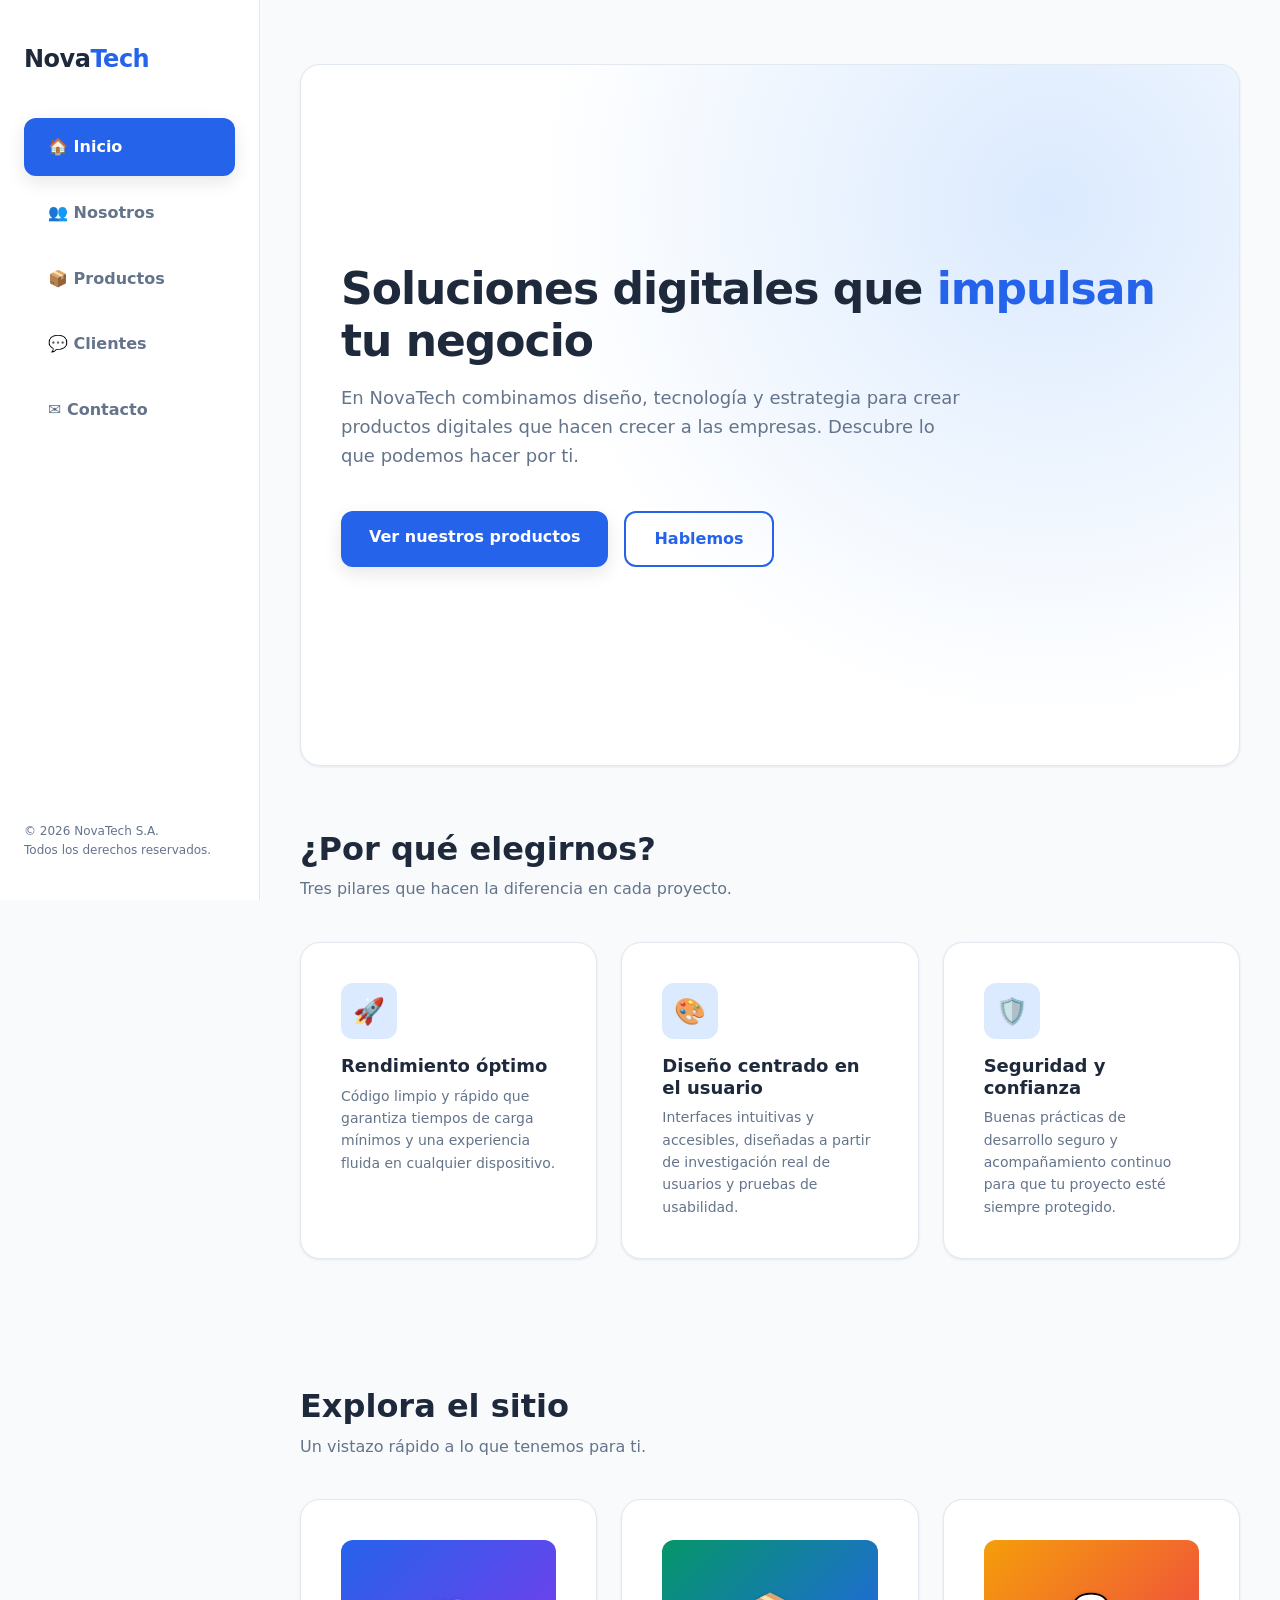
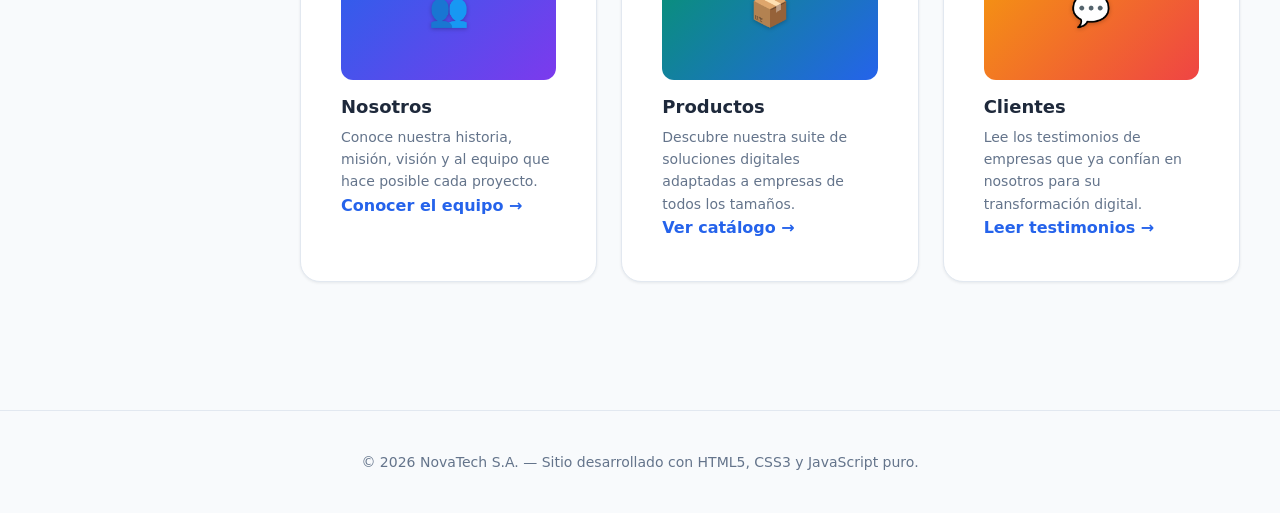
<file: Acitividad 11-14-2026/sitio-web-novatech/sitio-web/index.html>
<!DOCTYPE html>
<html lang="es">
<head>
  <meta charset="UTF-8">
  <meta name="viewport" content="width=device-width, initial-scale=1.0">
  <meta name="description" content="Soluciones digitales que impulsan tu negocio. NovaTech: desarrollo web, diseño UX y productos digitales.">
  <title>Inicio — NovaTech</title>
  <link rel="stylesheet" href="css/styles.css">
</head>
<body>

    <a class="skip-link" href="#main">Saltar al contenido principal</a>

    <!-- Botón hamburguesa (solo móvil/tablet) -->
    <button class="nav-toggle" id="navToggle" aria-label="Abrir menú de navegación" aria-expanded="false" aria-controls="sidebar">
      <span class="nav-toggle__bar"></span>
      <span class="nav-toggle__bar"></span>
      <span class="nav-toggle__bar"></span>
    </button>

    <!-- Overlay para cerrar el menú al hacer clic fuera -->
    <div class="nav-overlay" id="navOverlay" aria-hidden="true"></div>

    <!-- Sidebar fijo con navegación -->
    <aside class="sidebar" id="sidebar" aria-label="Navegación principal">
      <a class="sidebar__logo" href="index.html">Nova<span>Tech</span></a>
      <nav class="sidebar__nav">
        <a class="sidebar__link" href="index.html">🏠 Inicio</a>
        <a class="sidebar__link" href="nosotros.html">👥 Nosotros</a>
        <a class="sidebar__link" href="productos.html">📦 Productos</a>
        <a class="sidebar__link" href="clientes.html">💬 Clientes</a>
        <a class="sidebar__link" href="contacto.html">✉️ Contacto</a>
      </nav>
      <p class="sidebar__footer">© 2026 NovaTech S.A.<br>Todos los derechos reservados.</p>
    </aside>


  <!-- Contenido principal de la página -->
  <main class="content" id="main">
    <!-- HERO -->
    <section class="hero reveal">
      <h1 class="hero__title">Soluciones digitales que <span>impulsan</span> tu negocio</h1>
      <p class="hero__subtitle">
        En NovaTech combinamos diseño, tecnología y estrategia para crear productos
        digitales que hacen crecer a las empresas. Descubre lo que podemos hacer por ti.
      </p>
      <div class="hero__actions">
        <a class="btn btn--primary" href="productos.html">Ver nuestros productos</a>
        <a class="btn btn--ghost" href="contacto.html">Hablemos</a>
      </div>
    </section>

    <!-- 3 TARJETAS DE VALOR -->
    <section class="section" aria-labelledby="valor-title">
      <h2 class="section__title reveal" id="valor-title">¿Por qué elegirnos?</h2>
      <p class="section__subtitle reveal">Tres pilares que hacen la diferencia en cada proyecto.</p>
      <div class="value-grid">
        <article class="card reveal">
          <div class="card__icon" aria-hidden="true">🚀</div>
          <h3 class="card__title">Rendimiento óptimo</h3>
          <p class="card__text">Código limpio y rápido que garantiza tiempos de carga mínimos y una experiencia fluida en cualquier dispositivo.</p>
        </article>
        <article class="card reveal reveal--d1">
          <div class="card__icon" aria-hidden="true">🎨</div>
          <h3 class="card__title">Diseño centrado en el usuario</h3>
          <p class="card__text">Interfaces intuitivas y accesibles, diseñadas a partir de investigación real de usuarios y pruebas de usabilidad.</p>
        </article>
        <article class="card reveal reveal--d2">
          <div class="card__icon" aria-hidden="true">🛡️</div>
          <h3 class="card__title">Seguridad y confianza</h3>
          <p class="card__text">Buenas prácticas de desarrollo seguro y acompañamiento continuo para que tu proyecto esté siempre protegido.</p>
        </article>
      </div>
    </section>

    <!-- PREVIEW DE SECCIONES -->
    <section class="section" aria-labelledby="preview-title">
      <h2 class="section__title reveal" id="preview-title">Explora el sitio</h2>
      <p class="section__subtitle reveal">Un vistazo rápido a lo que tenemos para ti.</p>
      <div class="preview-grid">
        <article class="card preview-card reveal">
          <div class="ph ph--a" aria-hidden="true">👥</div>
          <h3 class="card__title">Nosotros</h3>
          <p class="card__text">Conoce nuestra historia, misión, visión y al equipo que hace posible cada proyecto.</p>
          <a class="preview-card__link" href="nosotros.html">Conocer el equipo →</a>
        </article>
        <article class="card preview-card reveal reveal--d1">
          <div class="ph ph--b" aria-hidden="true">📦</div>
          <h3 class="card__title">Productos</h3>
          <p class="card__text">Descubre nuestra suite de soluciones digitales adaptadas a empresas de todos los tamaños.</p>
          <a class="preview-card__link" href="productos.html">Ver catálogo →</a>
        </article>
        <article class="card preview-card reveal reveal--d2">
          <div class="ph ph--c" aria-hidden="true">💬</div>
          <h3 class="card__title">Clientes</h3>
          <p class="card__text">Lee los testimonios de empresas que ya confían en nosotros para su transformación digital.</p>
          <a class="preview-card__link" href="clientes.html">Leer testimonios →</a>
        </article>
      </div>
    </section>
  </main>

  <footer class="footer">
    <p>© 2026 NovaTech S.A. — Sitio desarrollado con HTML5, CSS3 y JavaScript puro.</p>
  </footer>

  <script src="js/main.js" defer></script>
</body>
</html>
</file>
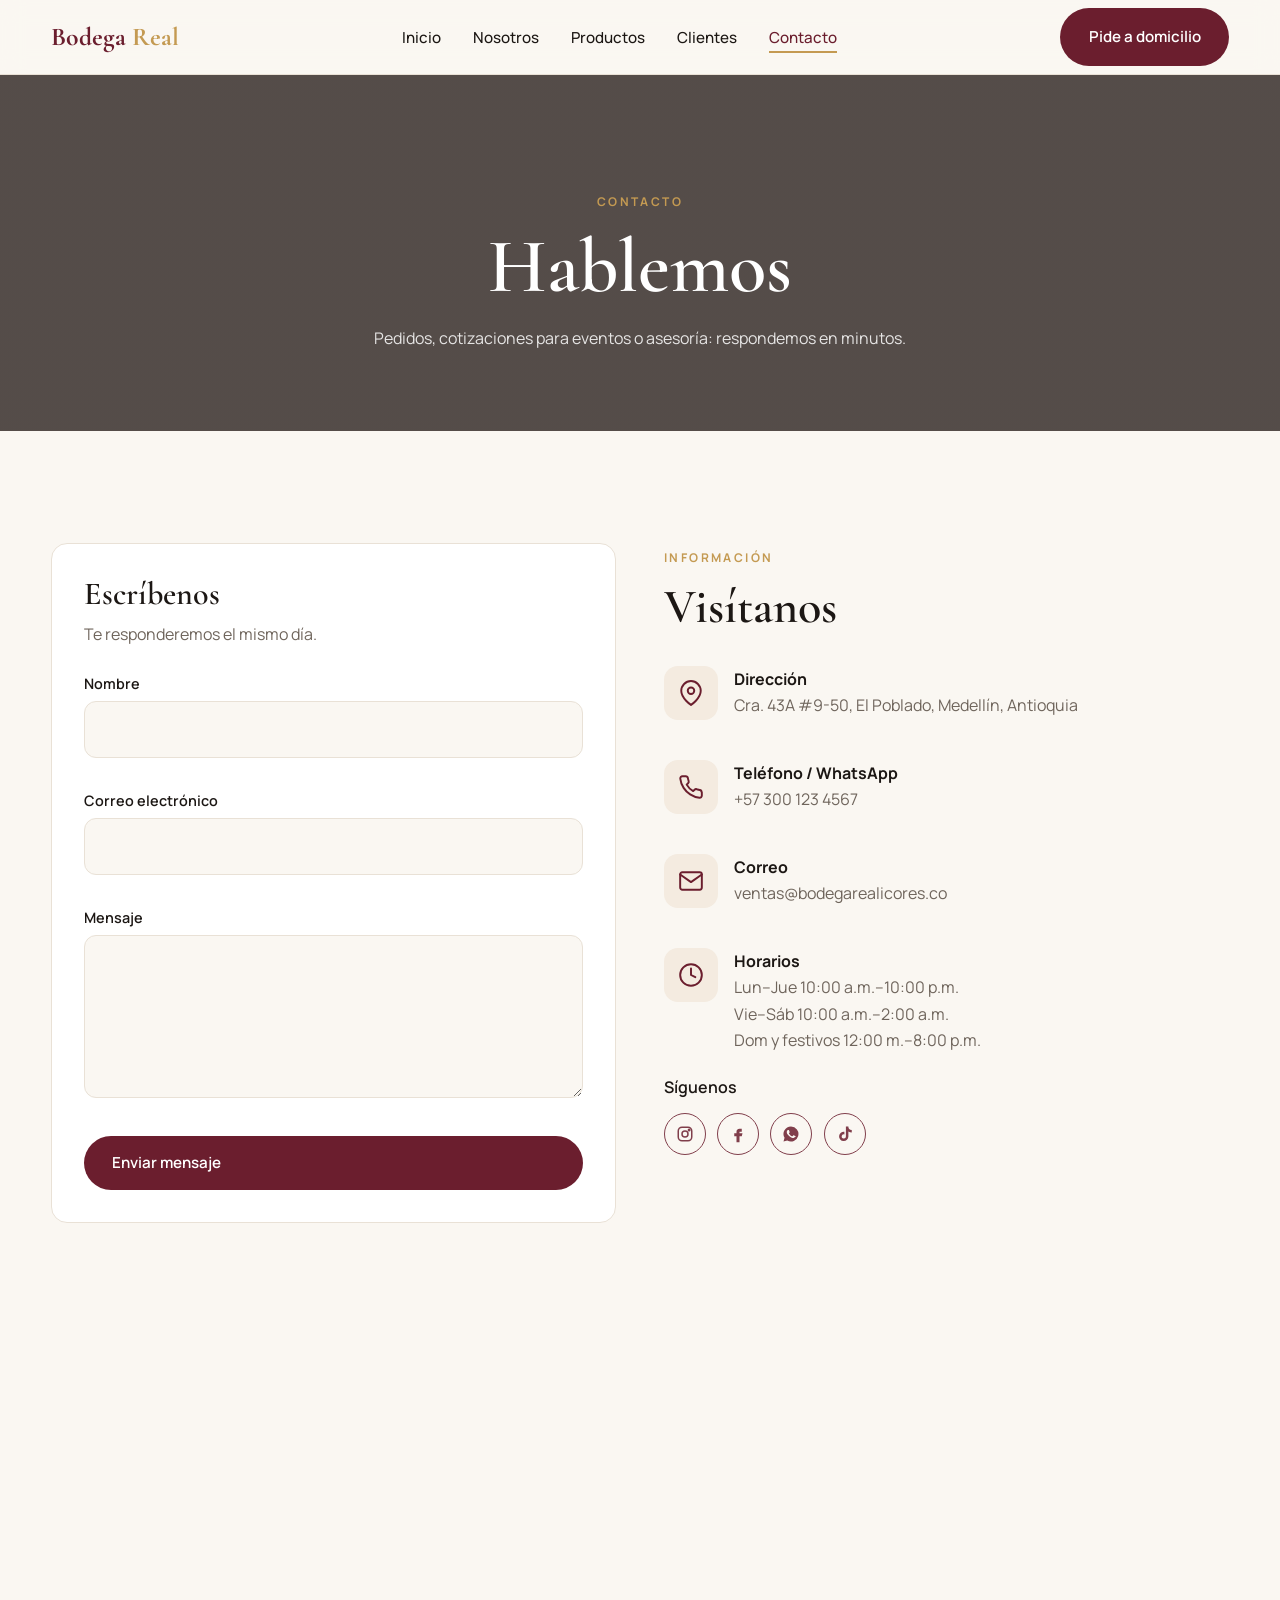
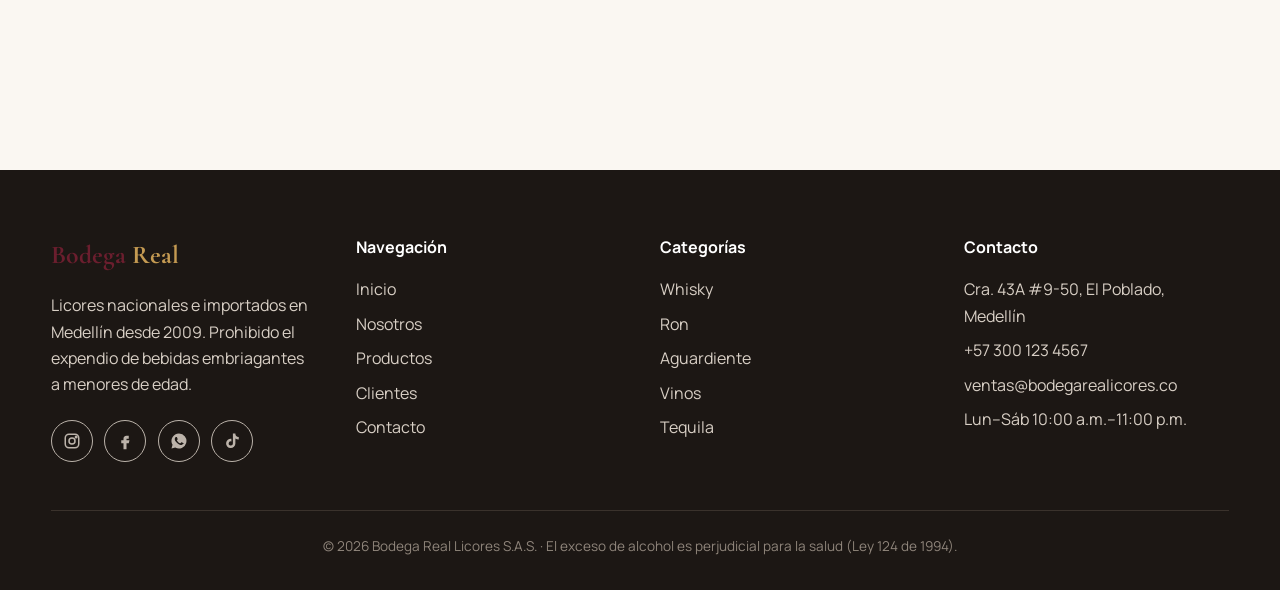
<file: Acitividad 11-14-2026/bodega-real-licores/licores/contacto.html>
<!DOCTYPE html>
<html lang="es-CO">
<head>
<meta charset="UTF-8"><meta name="viewport" content="width=device-width, initial-scale=1.0">
<title>Contacto | Bodega Real Licores Medellín</title>
<meta name="description" content="Dirección, teléfono, horarios y formulario de contacto de Bodega Real en El Poblado, Medellín.">
<meta property="og:title" content="Contacto | Bodega Real Licores Medellín"><meta property="og:description" content="Dirección, teléfono, horarios y formulario de contacto de Bodega Real en El Poblado, Medellín."><meta property="og:type" content="website">
<link rel="preconnect" href="https://fonts.googleapis.com"><link rel="preconnect" href="https://fonts.gstatic.com" crossorigin>
<link href="https://fonts.googleapis.com/css2?family=Cormorant+Garamond:wght@500;600;700&family=Manrope:wght@400;500;600;700&display=swap" rel="stylesheet">
<link rel="stylesheet" href="css/styles.css">
</head>
<body>
<header class="nav"><nav class="container" aria-label="Principal">
<a href="index.html" class="logo">Bodega <span>Real</span></a>
<ul class="menu"><li><a href="index.html">Inicio</a></li><li><a href="nosotros.html">Nosotros</a></li><li><a href="productos.html">Productos</a></li><li><a href="clientes.html">Clientes</a></li><li><a href="contacto.html" class="active" aria-current="page">Contacto</a></li></ul>
<a href="contacto.html" class="btn btn-primary nav-cta">Pide a domicilio</a>
<button class="burger" aria-label="Abrir menú" aria-expanded="false"><span></span><span></span><span></span></button>
</nav></header>
<main>
<section class="page-hero" style="--img:url('https://images.unsplash.com/photo-1470337458703-46ad1756a187?auto=format&fit=crop&w=1600&q=75')"><div class="container"><span class="eyebrow">Contacto</span><h1>Hablemos</h1><p>Pedidos, cotizaciones para eventos o asesoría: respondemos en minutos.</p></div></section>
<section class="section"><div class="container split" style="align-items:start">
<div class="card reveal"><h2 style="font-size:2rem">Escríbenos</h2><p style="margin-bottom:1.5rem">Te responderemos el mismo día.</p>
<form id="contact-form" novalidate><div><label for="nombre">Nombre</label><input id="nombre" name="nombre" maxlength="100" autocomplete="name" required><p class="err" data-err="nombre"></p></div>
<div><label for="email">Correo electrónico</label><input id="email" name="email" type="email" maxlength="255" autocomplete="email" required><p class="err" data-err="email"></p></div>
<div><label for="mensaje">Mensaje</label><textarea id="mensaje" name="mensaje" rows="5" maxlength="1000" required></textarea><p class="err" data-err="mensaje"></p></div>
<button class="btn btn-primary" type="submit">Enviar mensaje</button><p class="ok" role="status">¡Gracias! Abrimos tu correo para completar el envío.</p></form></div>
<div class="reveal"><span class="eyebrow">Información</span><h2>Visítanos</h2><ul class="info" style="margin-top:2rem">
<li><div class="icon"><svg viewBox="0 0 24 24" fill="none" stroke="currentColor" stroke-width="1.8" stroke-linecap="round" stroke-linejoin="round"><path d="M21 10c0 7-9 13-9 13S3 17 3 10a9 9 0 0 1 18 0z"/><circle cx="12" cy="10" r="3"/></svg></div><div><strong>Dirección</strong><span>Cra. 43A #9-50, El Poblado, Medellín, Antioquia</span></div></li>
<li><div class="icon"><svg viewBox="0 0 24 24" fill="none" stroke="currentColor" stroke-width="1.8" stroke-linecap="round" stroke-linejoin="round"><path d="M22 16.9v3a2 2 0 0 1-2.2 2 19.8 19.8 0 0 1-8.6-3.1 19.5 19.5 0 0 1-6-6A19.8 19.8 0 0 1 2.1 4.2 2 2 0 0 1 4.1 2h3a2 2 0 0 1 2 1.7c.1.9.4 1.8.7 2.7a2 2 0 0 1-.5 2.1L8 9.8a16 16 0 0 0 6 6l1.3-1.3a2 2 0 0 1 2.1-.4c.9.3 1.8.6 2.7.7a2 2 0 0 1 1.7 2z"/></svg></div><div><strong>Teléfono / WhatsApp</strong><span><a href="tel:+573001234567">+57 300 123 4567</a></span></div></li>
<li><div class="icon"><svg viewBox="0 0 24 24" fill="none" stroke="currentColor" stroke-width="1.8" stroke-linecap="round" stroke-linejoin="round"><rect x="2" y="4" width="20" height="16" rx="2"/><path d="m22 6-10 7L2 6"/></svg></div><div><strong>Correo</strong><span><a href="mailto:ventas@bodegarealicores.co">ventas@bodegarealicores.co</a></span></div></li>
<li><div class="icon"><svg viewBox="0 0 24 24" fill="none" stroke="currentColor" stroke-width="1.8" stroke-linecap="round" stroke-linejoin="round"><circle cx="12" cy="12" r="10"/><path d="M12 6v6l4 2"/></svg></div><div><strong>Horarios</strong><span>Lun–Jue 10:00 a.m.–10:00 p.m.<br>Vie–Sáb 10:00 a.m.–2:00 a.m.<br>Dom y festivos 12:00 m.–8:00 p.m.</span></div></li></ul>
<p style="font-weight:600;margin-bottom:.8rem">Síguenos</p><div style="color:var(--wine)"><div class="social"><a href="https://instagram.com" aria-label="Instagram" target="_blank" rel="noopener"><svg viewBox="0 0 24 24" fill="none" stroke="currentColor" stroke-width="2"><rect x="3" y="3" width="18" height="18" rx="5"/><circle cx="12" cy="12" r="4"/><circle cx="17.5" cy="6.5" r="1" fill="currentColor"/></svg></a><a href="https://facebook.com" aria-label="Facebook" target="_blank" rel="noopener"><svg viewBox="0 0 24 24" fill="currentColor"><path d="M14 9h3V5h-3c-2.8 0-4 1.8-4 4v2H7v4h3v8h4v-8h3l1-4h-4V9.5c0-.3.2-.5.5-.5z"/></svg></a><a href="https://wa.me/573001234567" aria-label="WhatsApp" target="_blank" rel="noopener"><svg viewBox="0 0 24 24" fill="currentColor"><path d="M12 2a10 10 0 0 0-8.6 15.1L2 22l5-1.3A10 10 0 1 0 12 2zm5.3 14.1c-.2.6-1.3 1.2-1.8 1.2-.5.1-1 .2-3.3-.7-2.8-1.1-4.5-4-4.7-4.2-.1-.2-1.1-1.5-1.1-2.9s.7-2.1 1-2.4c.3-.3.6-.3.8-.3h.6c.2 0 .4 0 .6.5l.8 2c.1.2.1.4 0 .5l-.4.6-.4.4c-.1.2-.3.3-.1.6.2.3.8 1.3 1.7 2.1 1.2 1 2.1 1.3 2.4 1.5.3.1.5.1.6-.1l.9-1c.2-.3.4-.2.7-.1l1.9.9c.3.1.5.2.5.3.1.2.1.7-.1 1.1z"/></svg></a><a href="https://tiktok.com" aria-label="TikTok" target="_blank" rel="noopener"><svg viewBox="0 0 24 24" fill="currentColor"><path d="M16.5 2h-3.3v13.2a2.8 2.8 0 1 1-2-2.7V9.1a6.2 6.2 0 1 0 5.3 6.1V8.6a7.9 7.9 0 0 0 4.5 1.4V6.7a4.6 4.6 0 0 1-4.5-4.7z"/></svg></a></div></div></div></div>
<iframe class="map reveal" title="Mapa de ubicación Bodega Real" loading="lazy" src="https://www.google.com/maps?q=Carrera+43A+9-50+El+Poblado+Medellin&output=embed"></iframe></div></section>
</main>
<footer><div class="container">
<div class="grid">
<div><a href="index.html" class="logo">Bodega <span>Real</span></a><p style="margin:1rem 0 1.4rem">Licores nacionales e importados en Medellín desde 2009. Prohibido el expendio de bebidas embriagantes a menores de edad.</p><div class="social"><a href="https://instagram.com" aria-label="Instagram" target="_blank" rel="noopener"><svg viewBox="0 0 24 24" fill="none" stroke="currentColor" stroke-width="2"><rect x="3" y="3" width="18" height="18" rx="5"/><circle cx="12" cy="12" r="4"/><circle cx="17.5" cy="6.5" r="1" fill="currentColor"/></svg></a><a href="https://facebook.com" aria-label="Facebook" target="_blank" rel="noopener"><svg viewBox="0 0 24 24" fill="currentColor"><path d="M14 9h3V5h-3c-2.8 0-4 1.8-4 4v2H7v4h3v8h4v-8h3l1-4h-4V9.5c0-.3.2-.5.5-.5z"/></svg></a><a href="https://wa.me/573001234567" aria-label="WhatsApp" target="_blank" rel="noopener"><svg viewBox="0 0 24 24" fill="currentColor"><path d="M12 2a10 10 0 0 0-8.6 15.1L2 22l5-1.3A10 10 0 1 0 12 2zm5.3 14.1c-.2.6-1.3 1.2-1.8 1.2-.5.1-1 .2-3.3-.7-2.8-1.1-4.5-4-4.7-4.2-.1-.2-1.1-1.5-1.1-2.9s.7-2.1 1-2.4c.3-.3.6-.3.8-.3h.6c.2 0 .4 0 .6.5l.8 2c.1.2.1.4 0 .5l-.4.6-.4.4c-.1.2-.3.3-.1.6.2.3.8 1.3 1.7 2.1 1.2 1 2.1 1.3 2.4 1.5.3.1.5.1.6-.1l.9-1c.2-.3.4-.2.7-.1l1.9.9c.3.1.5.2.5.3.1.2.1.7-.1 1.1z"/></svg></a><a href="https://tiktok.com" aria-label="TikTok" target="_blank" rel="noopener"><svg viewBox="0 0 24 24" fill="currentColor"><path d="M16.5 2h-3.3v13.2a2.8 2.8 0 1 1-2-2.7V9.1a6.2 6.2 0 1 0 5.3 6.1V8.6a7.9 7.9 0 0 0 4.5 1.4V6.7a4.6 4.6 0 0 1-4.5-4.7z"/></svg></a></div></div>
<div><h4>Navegación</h4><ul><li><a href="index.html">Inicio</a></li><li><a href="nosotros.html">Nosotros</a></li><li><a href="productos.html">Productos</a></li><li><a href="clientes.html">Clientes</a></li><li><a href="contacto.html">Contacto</a></li></ul></div>
<div><h4>Categorías</h4><ul><li><a href="productos.html">Whisky</a></li><li><a href="productos.html">Ron</a></li><li><a href="productos.html">Aguardiente</a></li><li><a href="productos.html">Vinos</a></li><li><a href="productos.html">Tequila</a></li></ul></div>
<div><h4>Contacto</h4><ul><li>Cra. 43A #9-50, El Poblado, Medellín</li><li><a href="tel:+573001234567">+57 300 123 4567</a></li><li><a href="mailto:ventas@bodegarealicores.co">ventas@bodegarealicores.co</a></li><li>Lun–Sáb 10:00 a.m.–11:00 p.m.</li></ul></div>
</div>
<p class="copy">© <span id="year"></span> Bodega Real Licores S.A.S. · El exceso de alcohol es perjudicial para la salud (Ley 124 de 1994).</p>
</div></footer>
<script src="js/main.js"></script>
</body>
</html>
</file>
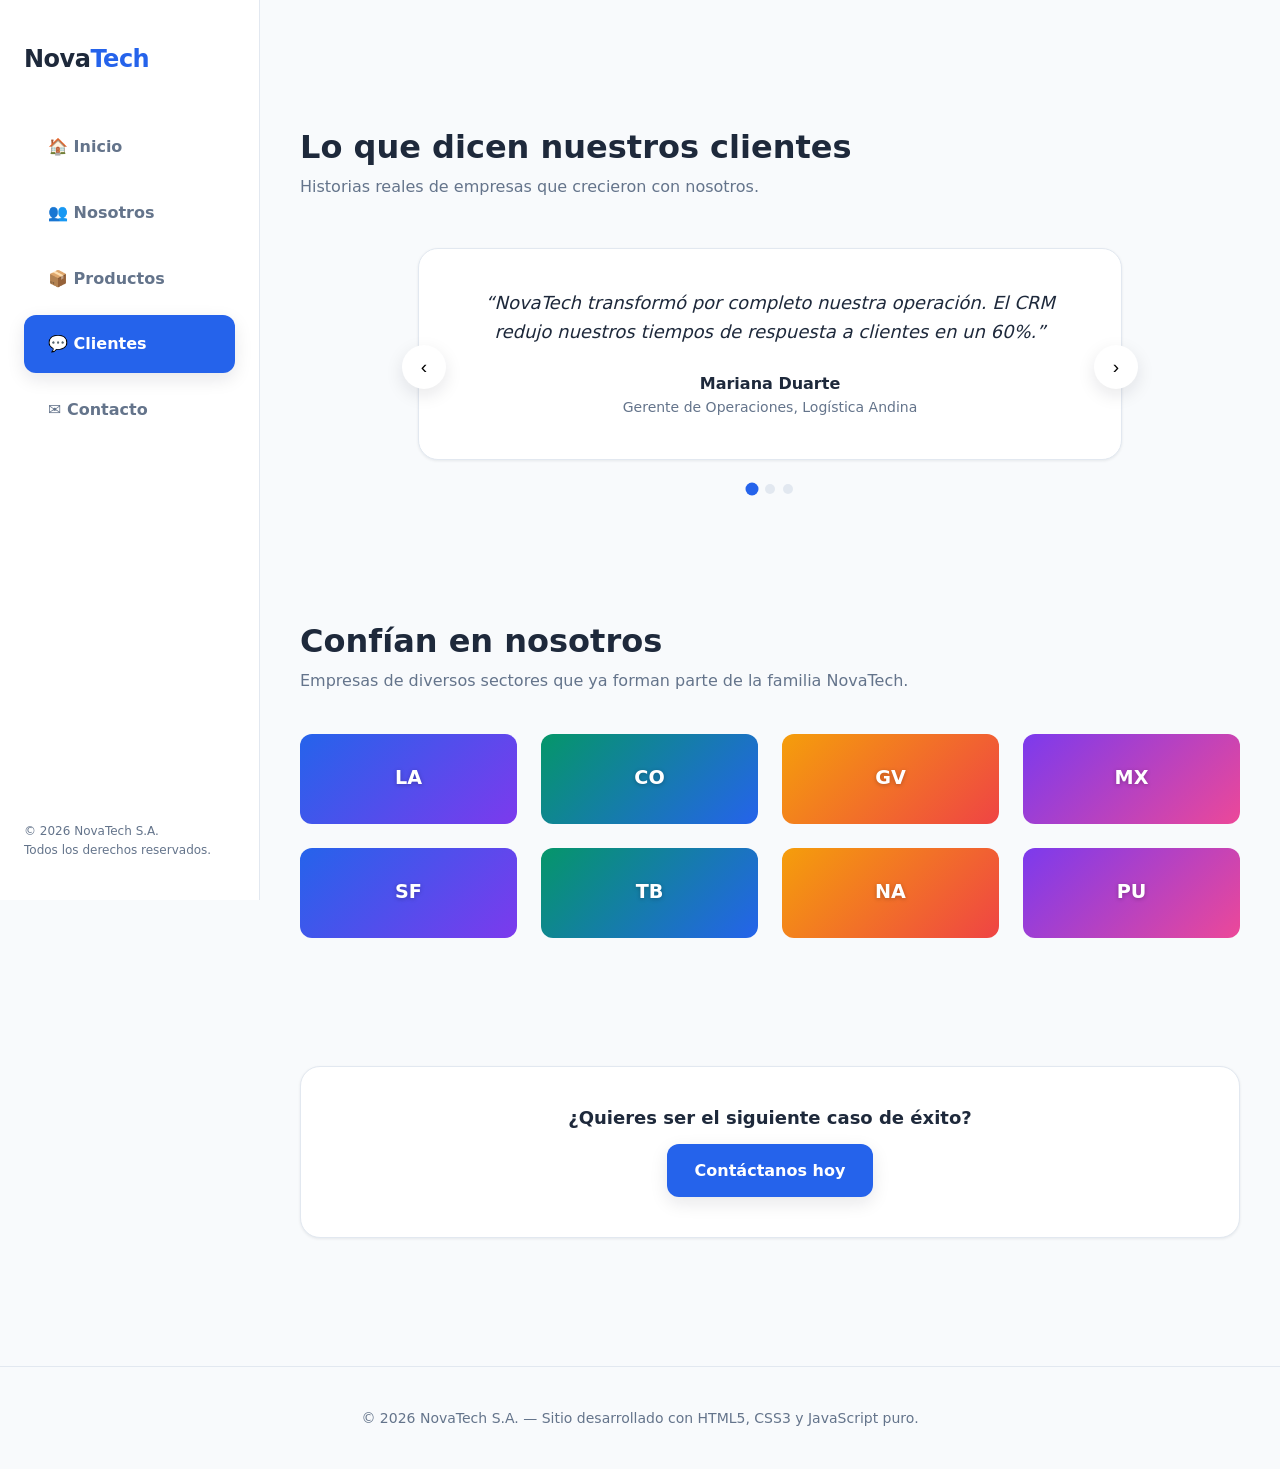
<file: Acitividad 11-14-2026/sitio-web-novatech/sitio-web/clientes.html>
<!DOCTYPE html>
<html lang="es">
<head>
  <meta charset="UTF-8">
  <meta name="viewport" content="width=device-width, initial-scale=1.0">
  <meta name="description" content="Testimonios y clientes de NovaTech: casos de éxito en transformación digital.">
  <title>Clientes — NovaTech</title>
  <link rel="stylesheet" href="css/styles.css">
</head>
<body>

    <a class="skip-link" href="#main">Saltar al contenido principal</a>

    <!-- Botón hamburguesa (solo móvil/tablet) -->
    <button class="nav-toggle" id="navToggle" aria-label="Abrir menú de navegación" aria-expanded="false" aria-controls="sidebar">
      <span class="nav-toggle__bar"></span>
      <span class="nav-toggle__bar"></span>
      <span class="nav-toggle__bar"></span>
    </button>

    <!-- Overlay para cerrar el menú al hacer clic fuera -->
    <div class="nav-overlay" id="navOverlay" aria-hidden="true"></div>

    <!-- Sidebar fijo con navegación -->
    <aside class="sidebar" id="sidebar" aria-label="Navegación principal">
      <a class="sidebar__logo" href="index.html">Nova<span>Tech</span></a>
      <nav class="sidebar__nav">
        <a class="sidebar__link" href="index.html">🏠 Inicio</a>
        <a class="sidebar__link" href="nosotros.html">👥 Nosotros</a>
        <a class="sidebar__link" href="productos.html">📦 Productos</a>
        <a class="sidebar__link" href="clientes.html">💬 Clientes</a>
        <a class="sidebar__link" href="contacto.html">✉️ Contacto</a>
      </nav>
      <p class="sidebar__footer">© 2026 NovaTech S.A.<br>Todos los derechos reservados.</p>
    </aside>


  <!-- Contenido principal de la página -->
  <main class="content" id="main">
    <!-- TESTIMONIOS: CARRUSEL -->
    <section class="section" aria-labelledby="testimonios-title">
      <h2 class="section__title reveal" id="testimonios-title">Lo que dicen nuestros clientes</h2>
      <p class="section__subtitle reveal">Historias reales de empresas que crecieron con nosotros.</p>

      <div class="carousel reveal" id="carousel" role="region" aria-roledescription="carrusel" aria-label="Testimonios de clientes">
        <div class="carousel__viewport">
          <div class="carousel__track">
          <div class="carousel__slide">
            <article class="card testimonial">
              <p class="testimonial__quote">“NovaTech transformó por completo nuestra operación. El CRM redujo nuestros tiempos de respuesta a clientes en un 60%.”</p>
              <p class="testimonial__author">Mariana Duarte</p>
              <p class="testimonial__company">Gerente de Operaciones, Logística Andina</p>
            </article>
          </div>
          <div class="carousel__slide">
            <article class="card testimonial">
              <p class="testimonial__quote">“El equipo entendió nuestra visión desde el primer día. La tienda en línea superó nuestras metas de ventas en el primer trimestre.”</p>
              <p class="testimonial__author">Jorge Herrera</p>
              <p class="testimonial__company">Fundador, Café Origen</p>
            </article>
          </div>
          <div class="carousel__slide">
            <article class="card testimonial">
              <p class="testimonial__quote">“Profesionalismo y calidad en cada entrega. Su panel de analítica nos dio visibilidad total del negocio por primera vez.”</p>
              <p class="testimonial__author">Elena Castro</p>
              <p class="testimonial__company">Directora de Marketing, Grupo Vidal</p>
            </article>
          </div>
          </div>
        </div>
        <button class="carousel__btn carousel__btn--prev" type="button" aria-label="Testimonio anterior">‹</button>
        <button class="carousel__btn carousel__btn--next" type="button" aria-label="Testimonio siguiente">›</button>
        <div class="carousel__dots" role="tablist" aria-label="Seleccionar testimonio"></div>
      </div>
    </section>

    <!-- LOGOS DE CLIENTES -->
    <section class="section" aria-labelledby="logos-title">
      <h2 class="section__title reveal" id="logos-title">Confían en nosotros</h2>
      <p class="section__subtitle reveal">Empresas de diversos sectores que ya forman parte de la familia NovaTech.</p>
      <div class="logo-grid">
        <div class="ph ph--a reveal" role="img" aria-label="Logotipo de Logística Andina">LA</div>
        <div class="ph ph--b reveal" role="img" aria-label="Logotipo de Café Origen">CO</div>
        <div class="ph ph--c reveal" role="img" aria-label="Logotipo de Grupo Vidal">GV</div>
        <div class="ph ph--d reveal" role="img" aria-label="Logotipo de Meridiana X">MX</div>
        <div class="ph ph--a reveal" role="img" aria-label="Logotipo de SaludFamilia">SF</div>
        <div class="ph ph--b reveal" role="img" aria-label="Logotipo de TecnoBank">TB</div>
        <div class="ph ph--c reveal" role="img" aria-label="Logotipo de NaturaSur">NA</div>
        <div class="ph ph--d reveal" role="img" aria-label="Logotipo de PuertoSur">PU</div>
      </div>
    </section>

    <section class="section reveal">
      <article class="card" style="text-align: center;">
        <h3 class="card__title" style="margin-bottom: var(--space-sm);">¿Quieres ser el siguiente caso de éxito?</h3>
        <a class="btn btn--primary" href="contacto.html">Contáctanos hoy</a>
      </article>
    </section>
  </main>

  <footer class="footer">
    <p>© 2026 NovaTech S.A. — Sitio desarrollado con HTML5, CSS3 y JavaScript puro.</p>
  </footer>

  <script src="js/main.js" defer></script>
</body>
</html>
</file>
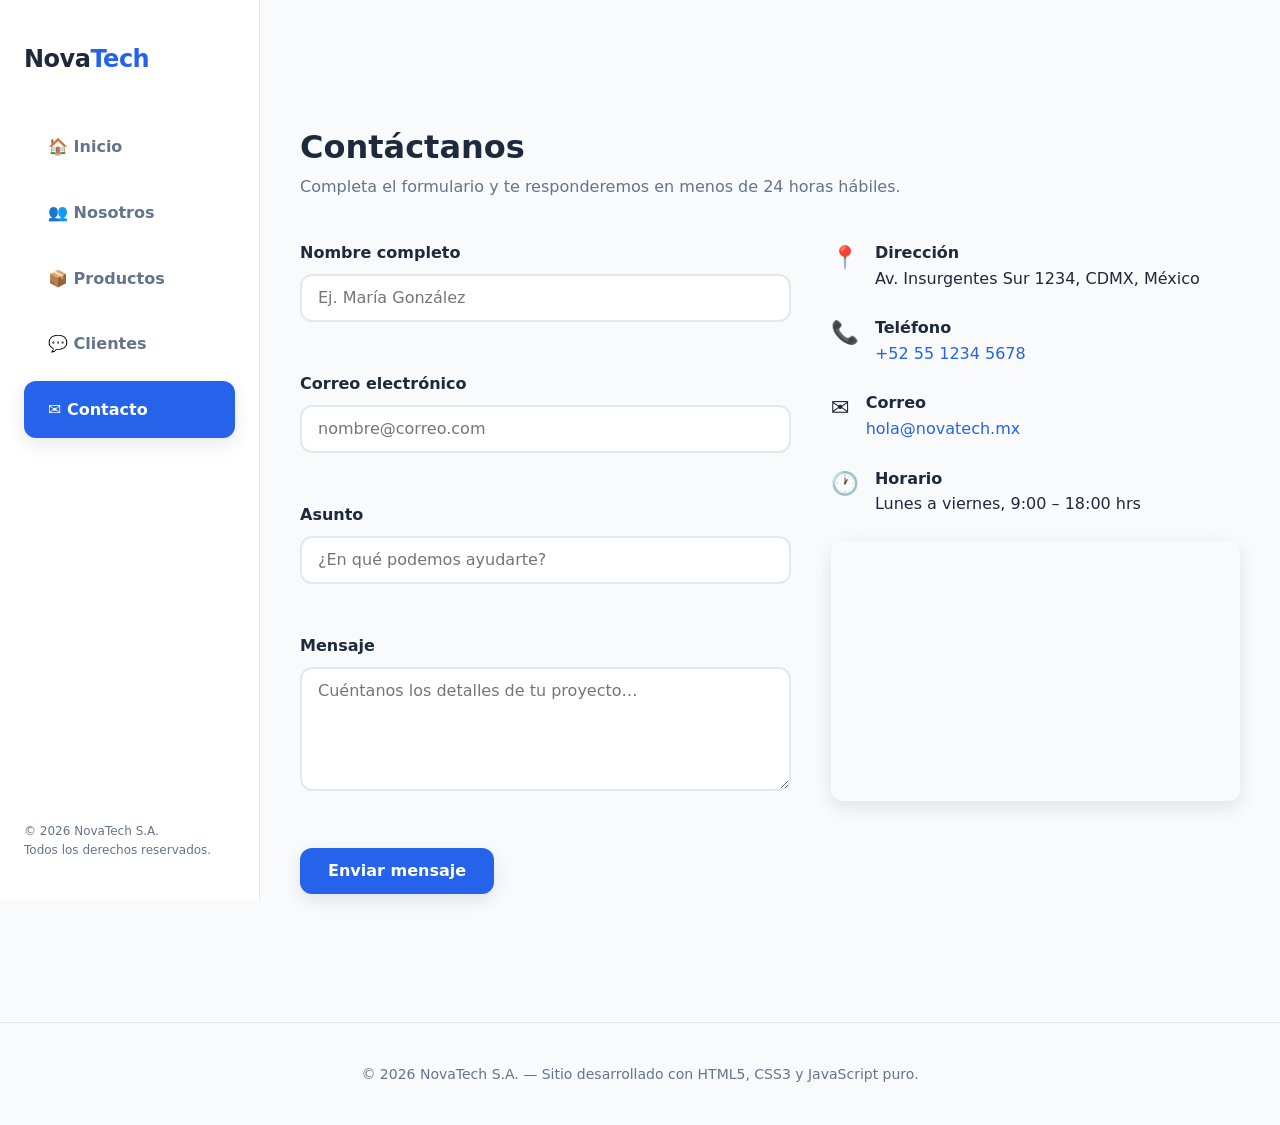
<file: Acitividad 11-14-2026/sitio-web-novatech/sitio-web/contacto.html>
<!DOCTYPE html>
<html lang="es">
<head>
  <meta charset="UTF-8">
  <meta name="viewport" content="width=device-width, initial-scale=1.0">
  <meta name="description" content="Formulario de contacto y datos de ubicación de NovaTech.">
  <title>Contacto — NovaTech</title>
  <link rel="stylesheet" href="css/styles.css">
</head>
<body>

    <a class="skip-link" href="#main">Saltar al contenido principal</a>

    <!-- Botón hamburguesa (solo móvil/tablet) -->
    <button class="nav-toggle" id="navToggle" aria-label="Abrir menú de navegación" aria-expanded="false" aria-controls="sidebar">
      <span class="nav-toggle__bar"></span>
      <span class="nav-toggle__bar"></span>
      <span class="nav-toggle__bar"></span>
    </button>

    <!-- Overlay para cerrar el menú al hacer clic fuera -->
    <div class="nav-overlay" id="navOverlay" aria-hidden="true"></div>

    <!-- Sidebar fijo con navegación -->
    <aside class="sidebar" id="sidebar" aria-label="Navegación principal">
      <a class="sidebar__logo" href="index.html">Nova<span>Tech</span></a>
      <nav class="sidebar__nav">
        <a class="sidebar__link" href="index.html">🏠 Inicio</a>
        <a class="sidebar__link" href="nosotros.html">👥 Nosotros</a>
        <a class="sidebar__link" href="productos.html">📦 Productos</a>
        <a class="sidebar__link" href="clientes.html">💬 Clientes</a>
        <a class="sidebar__link" href="contacto.html">✉️ Contacto</a>
      </nav>
      <p class="sidebar__footer">© 2026 NovaTech S.A.<br>Todos los derechos reservados.</p>
    </aside>


  <!-- Contenido principal de la página -->
  <main class="content" id="main">
    <!-- CONTACTO -->
    <section class="section" aria-labelledby="contacto-title">
      <h2 class="section__title reveal" id="contacto-title">Contáctanos</h2>
      <p class="section__subtitle reveal">Completa el formulario y te responderemos en menos de 24 horas hábiles.</p>

      <div class="contact-layout">
        <!-- FORMULARIO con validación accesible en JavaScript -->
        <form class="form reveal" id="contactForm" novalidate>
          <div class="form__group">
            <label class="form__label" for="nombre">Nombre completo</label>
            <input class="form__input" type="text" id="nombre" name="nombre"
                   placeholder="Ej. María González" autocomplete="name"
                   aria-describedby="nombreError" required>
            <span class="form__error" id="nombreError" role="alert"></span>
          </div>

          <div class="form__group">
            <label class="form__label" for="email">Correo electrónico</label>
            <input class="form__input" type="email" id="email" name="email"
                   placeholder="nombre@correo.com" autocomplete="email"
                   aria-describedby="emailError" required>
            <span class="form__error" id="emailError" role="alert"></span>
          </div>

          <div class="form__group">
            <label class="form__label" for="asunto">Asunto</label>
            <input class="form__input" type="text" id="asunto" name="asunto"
                   placeholder="¿En qué podemos ayudarte?" aria-describedby="asuntoError" required>
            <span class="form__error" id="asuntoError" role="alert"></span>
          </div>

          <div class="form__group">
            <label class="form__label" for="mensaje">Mensaje</label>
            <textarea class="form__input" id="mensaje" name="mensaje" rows="5"
                      placeholder="Cuéntanos los detalles de tu proyecto…"
                      aria-describedby="mensajeError" required></textarea>
            <span class="form__error" id="mensajeError" role="alert"></span>
          </div>

          <button class="btn btn--primary" type="submit">Enviar mensaje</button>
          <p class="form__status" id="formStatus" role="status" aria-live="polite"></p>
        </form>

        <!-- DATOS DE CONTACTO + MAPA -->
        <aside class="contact-info reveal reveal--d1">
          <div class="contact-info__item">
            <span class="contact-info__icon" aria-hidden="true">📍</span>
            <div>
              <strong>Dirección</strong>
              <p>Av. Insurgentes Sur 1234, CDMX, México</p>
            </div>
          </div>
          <div class="contact-info__item">
            <span class="contact-info__icon" aria-hidden="true">📞</span>
            <div>
              <strong>Teléfono</strong>
              <p><a href="tel:+525512345678">+52 55 1234 5678</a></p>
            </div>
          </div>
          <div class="contact-info__item">
            <span class="contact-info__icon" aria-hidden="true">✉️</span>
            <div>
              <strong>Correo</strong>
              <p><a href="mailto:hola@novatech.mx">hola@novatech.mx</a></p>
            </div>
          </div>
          <div class="contact-info__item">
            <span class="contact-info__icon" aria-hidden="true">🕐</span>
            <div>
              <strong>Horario</strong>
              <p>Lunes a viernes, 9:00 – 18:00 hrs</p>
            </div>
          </div>

          <div class="contact-info__map">
            <iframe title="Mapa de la ubicación de NovaTech"
              src="https://www.openstreetmap.org/export/embed.html?bbox=-99.1700%2C19.4100%2C-99.1500%2C19.4300&layer=mapnik&marker=19.42%2C-99.16"
              loading="lazy" referrerpolicy="no-referrer-when-downgrade"></iframe>
          </div>
        </aside>
      </div>
    </section>
  </main>

  <footer class="footer">
    <p>© 2026 NovaTech S.A. — Sitio desarrollado con HTML5, CSS3 y JavaScript puro.</p>
  </footer>

  <script src="js/main.js" defer></script>
</body>
</html>
</file>
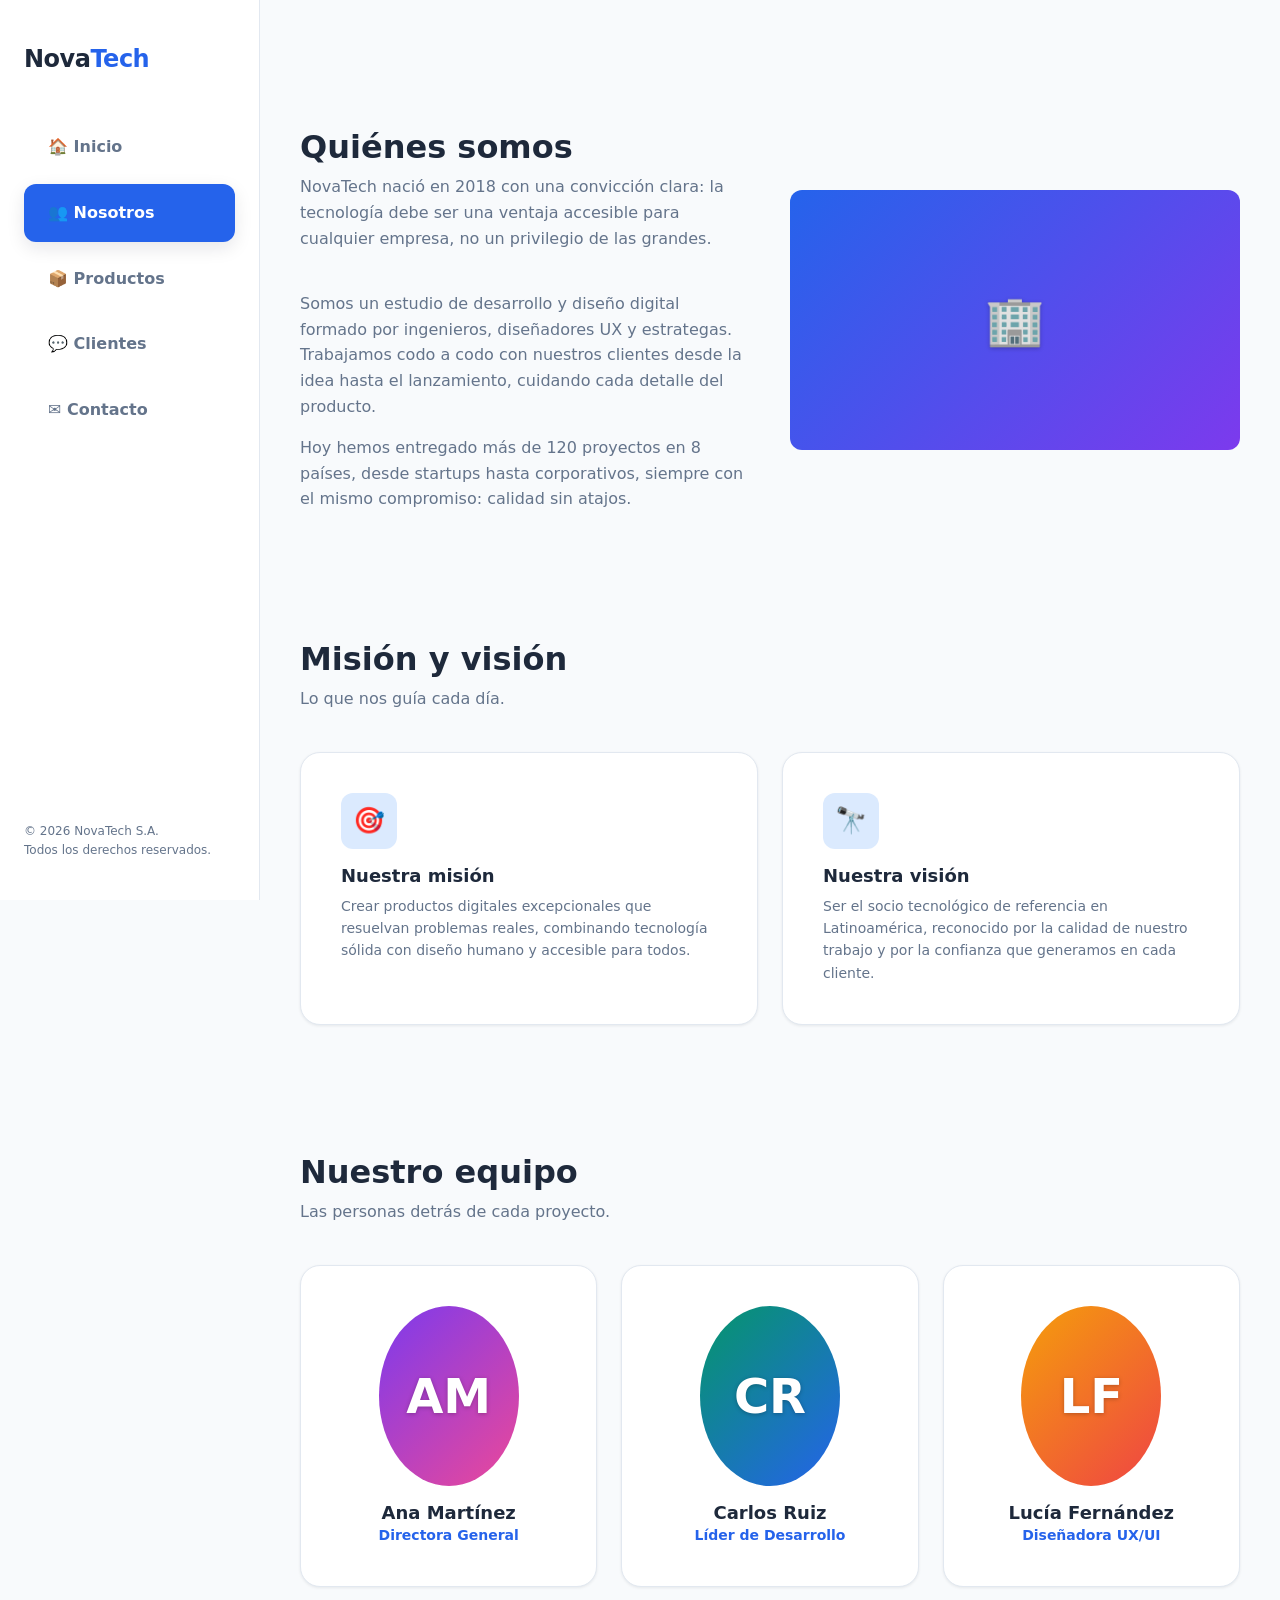
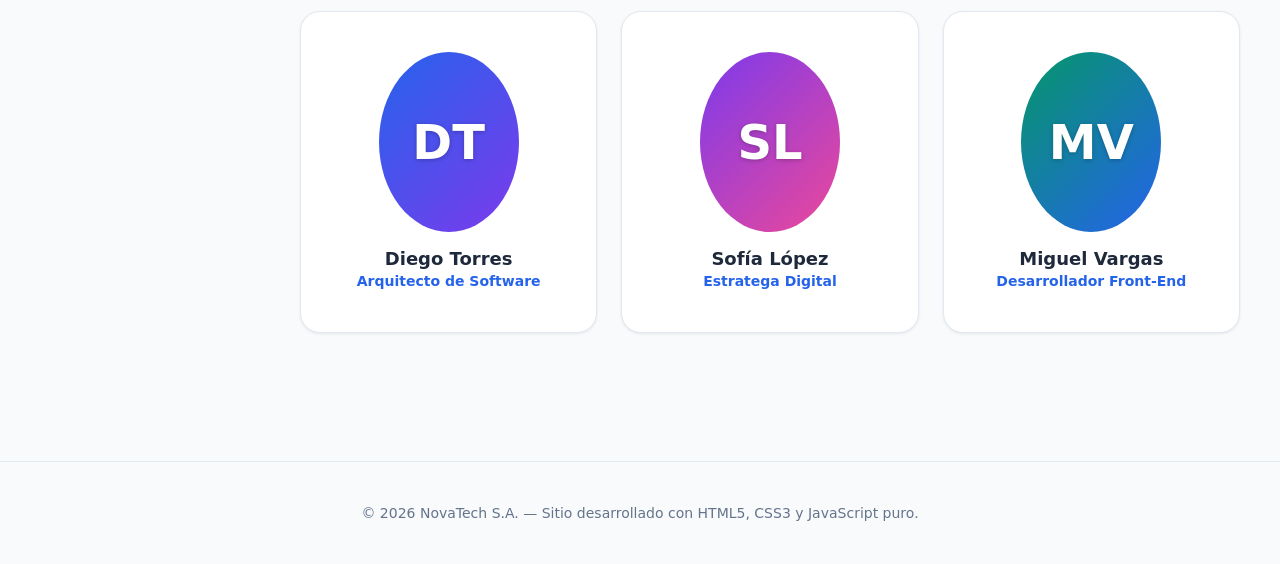
<file: Acitividad 11-14-2026/sitio-web-novatech/sitio-web/nosotros.html>
<!DOCTYPE html>
<html lang="es">
<head>
  <meta charset="UTF-8">
  <meta name="viewport" content="width=device-width, initial-scale=1.0">
  <meta name="description" content="Conoce la historia, misión, visión y equipo de NovaTech.">
  <title>Nosotros — NovaTech</title>
  <link rel="stylesheet" href="css/styles.css">
</head>
<body>

    <a class="skip-link" href="#main">Saltar al contenido principal</a>

    <!-- Botón hamburguesa (solo móvil/tablet) -->
    <button class="nav-toggle" id="navToggle" aria-label="Abrir menú de navegación" aria-expanded="false" aria-controls="sidebar">
      <span class="nav-toggle__bar"></span>
      <span class="nav-toggle__bar"></span>
      <span class="nav-toggle__bar"></span>
    </button>

    <!-- Overlay para cerrar el menú al hacer clic fuera -->
    <div class="nav-overlay" id="navOverlay" aria-hidden="true"></div>

    <!-- Sidebar fijo con navegación -->
    <aside class="sidebar" id="sidebar" aria-label="Navegación principal">
      <a class="sidebar__logo" href="index.html">Nova<span>Tech</span></a>
      <nav class="sidebar__nav">
        <a class="sidebar__link" href="index.html">🏠 Inicio</a>
        <a class="sidebar__link" href="nosotros.html">👥 Nosotros</a>
        <a class="sidebar__link" href="productos.html">📦 Productos</a>
        <a class="sidebar__link" href="clientes.html">💬 Clientes</a>
        <a class="sidebar__link" href="contacto.html">✉️ Contacto</a>
      </nav>
      <p class="sidebar__footer">© 2026 NovaTech S.A.<br>Todos los derechos reservados.</p>
    </aside>


  <!-- Contenido principal de la página -->
  <main class="content" id="main">
    <!-- HISTORIA -->
    <section class="section" aria-labelledby="historia-title">
      <div class="about-block">
        <div class="reveal">
          <h2 class="section__title" id="historia-title">Quiénes somos</h2>
          <p class="section__subtitle">
            NovaTech nació en 2018 con una convicción clara: la tecnología debe ser una
            ventaja accesible para cualquier empresa, no un privilegio de las grandes.
          </p>
          <p style="margin-bottom: var(--space-sm); color: var(--color-text-muted);">
            Somos un estudio de desarrollo y diseño digital formado por ingenieros, diseñadores
            UX y estrategas. Trabajamos codo a codo con nuestros clientes desde la idea hasta
            el lanzamiento, cuidando cada detalle del producto.
          </p>
          <p style="color: var(--color-text-muted);">
            Hoy hemos entregado más de 120 proyectos en 8 países, desde startups hasta
            corporativos, siempre con el mismo compromiso: calidad sin atajos.
          </p>
        </div>
        <div class="ph ph--a reveal" role="img" aria-label="Equipo de NovaTech colaborando en la oficina">🏢</div>
      </div>
    </section>

    <!-- MISIÓN Y VISIÓN -->
    <section class="section" aria-labelledby="mision-title">
      <h2 class="section__title reveal" id="mision-title">Misión y visión</h2>
      <p class="section__subtitle reveal">Lo que nos guía cada día.</p>
      <div class="mission-grid">
        <article class="card reveal">
          <div class="card__icon" aria-hidden="true">🎯</div>
          <h3 class="card__title">Nuestra misión</h3>
          <p class="card__text">Crear productos digitales excepcionales que resuelvan problemas reales, combinando tecnología sólida con diseño humano y accesible para todos.</p>
        </article>
        <article class="card reveal reveal--d1">
          <div class="card__icon" aria-hidden="true">🔭</div>
          <h3 class="card__title">Nuestra visión</h3>
          <p class="card__text">Ser el socio tecnológico de referencia en Latinoamérica, reconocido por la calidad de nuestro trabajo y por la confianza que generamos en cada cliente.</p>
        </article>
      </div>
    </section>

    <!-- EQUIPO -->
    <section class="section" aria-labelledby="equipo-title">
      <h2 class="section__title reveal" id="equipo-title">Nuestro equipo</h2>
      <p class="section__subtitle reveal">Las personas detrás de cada proyecto.</p>
      <div class="team-grid">
        <article class="card team-card reveal">
          <div class="ph ph--d" role="img" aria-label="Fotografía de Ana Martínez">AM</div>
          <h3 class="team-card__name">Ana Martínez</h3>
          <p class="team-card__role">Directora General</p>
        </article>
        <article class="card team-card reveal reveal--d1">
          <div class="ph ph--b" role="img" aria-label="Fotografía de Carlos Ruiz">CR</div>
          <h3 class="team-card__name">Carlos Ruiz</h3>
          <p class="team-card__role">Líder de Desarrollo</p>
        </article>
        <article class="card team-card reveal reveal--d2">
          <div class="ph ph--c" role="img" aria-label="Fotografía de Lucía Fernández">LF</div>
          <h3 class="team-card__name">Lucía Fernández</h3>
          <p class="team-card__role">Diseñadora UX/UI</p>
        </article>
        <article class="card team-card reveal">
          <div class="ph ph--a" role="img" aria-label="Fotografía de Diego Torres">DT</div>
          <h3 class="team-card__name">Diego Torres</h3>
          <p class="team-card__role">Arquitecto de Software</p>
        </article>
        <article class="card team-card reveal reveal--d1">
          <div class="ph ph--d" role="img" aria-label="Fotografía de Sofía López">SL</div>
          <h3 class="team-card__name">Sofía López</h3>
          <p class="team-card__role">Estratega Digital</p>
        </article>
        <article class="card team-card reveal reveal--d2">
          <div class="ph ph--b" role="img" aria-label="Fotografía de Miguel Vargas">MV</div>
          <h3 class="team-card__name">Miguel Vargas</h3>
          <p class="team-card__role">Desarrollador Front-End</p>
        </article>
      </div>
    </section>
  </main>

  <footer class="footer">
    <p>© 2026 NovaTech S.A. — Sitio desarrollado con HTML5, CSS3 y JavaScript puro.</p>
  </footer>

  <script src="js/main.js" defer></script>
</body>
</html>
</file>
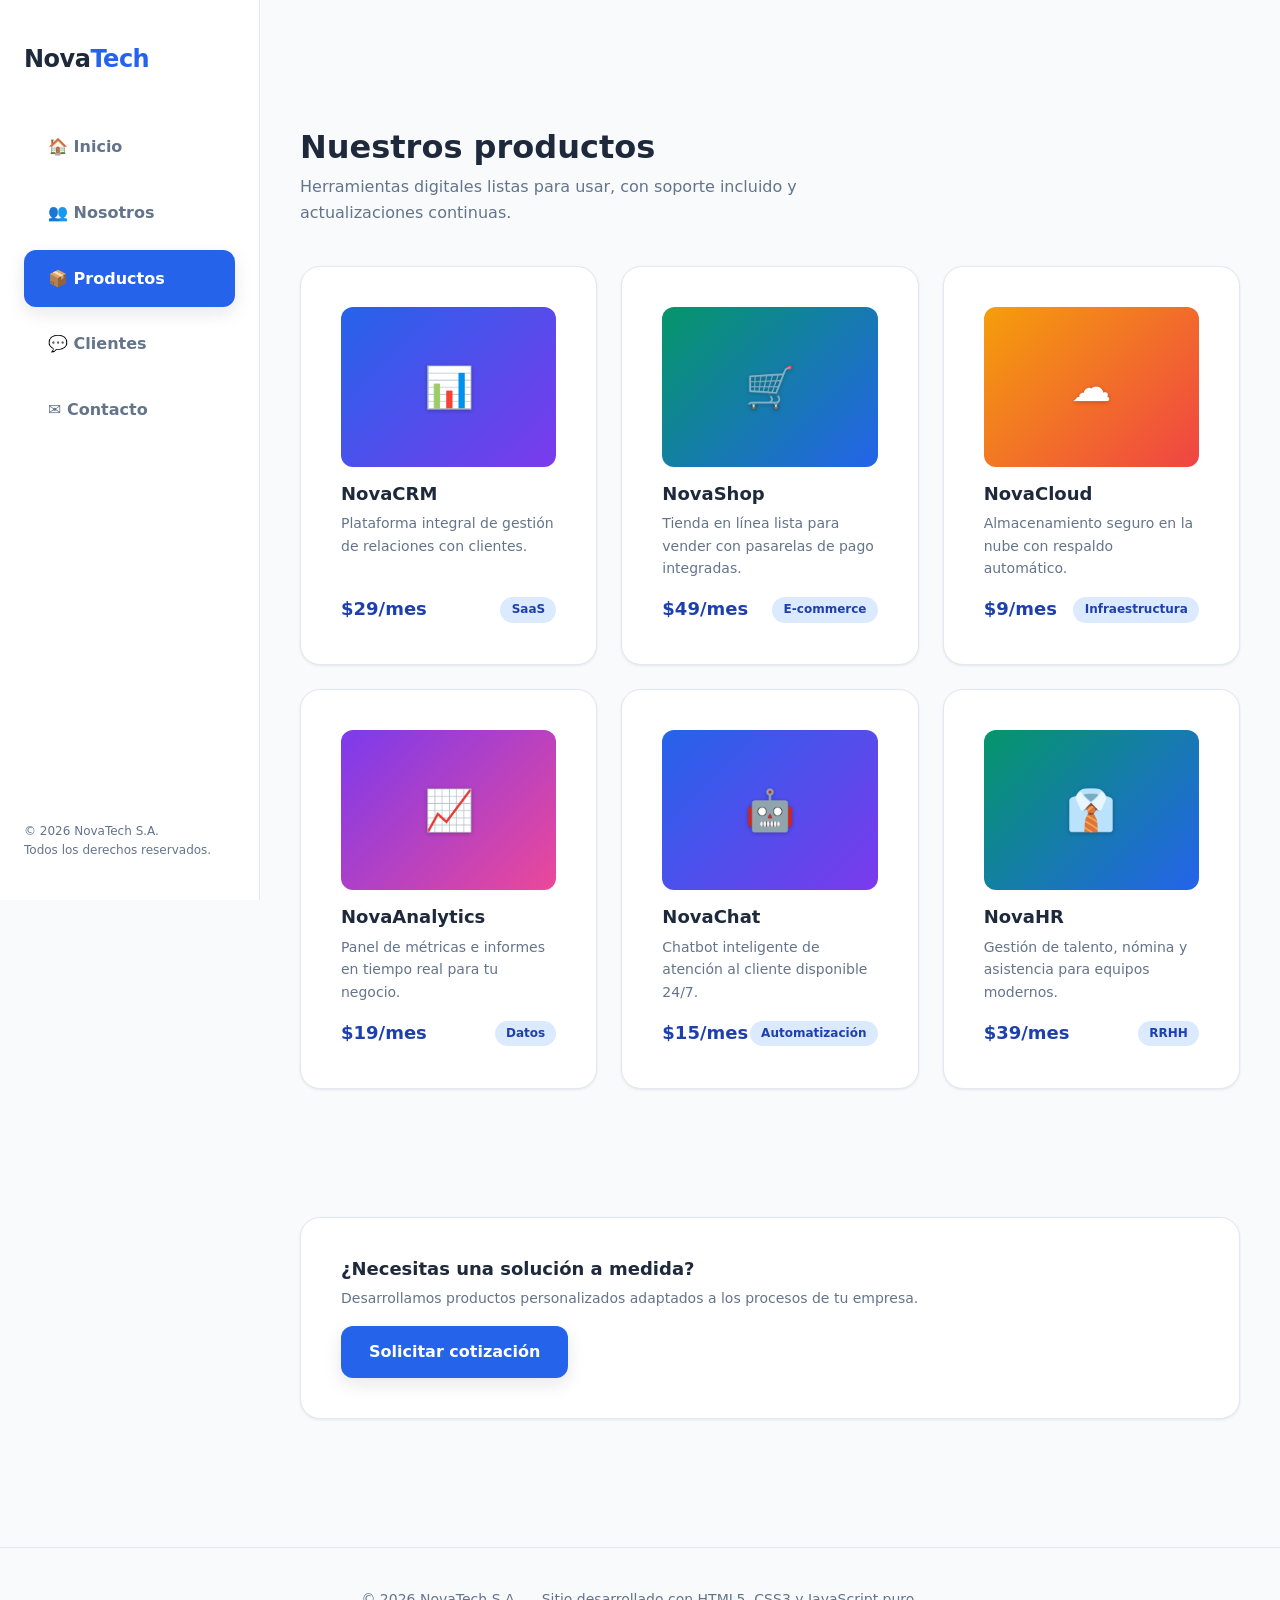
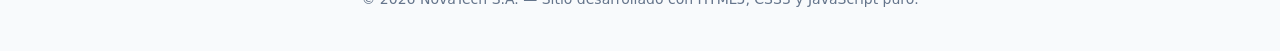
<file: Acitividad 11-14-2026/sitio-web-novatech/sitio-web/productos.html>
<!DOCTYPE html>
<html lang="es">
<head>
  <meta charset="UTF-8">
  <meta name="viewport" content="width=device-width, initial-scale=1.0">
  <meta name="description" content="Catálogo de productos digitales NovaTech: CRM, e-commerce, nube, analítica y más.">
  <title>Productos — NovaTech</title>
  <link rel="stylesheet" href="css/styles.css">
</head>
<body>

    <a class="skip-link" href="#main">Saltar al contenido principal</a>

    <!-- Botón hamburguesa (solo móvil/tablet) -->
    <button class="nav-toggle" id="navToggle" aria-label="Abrir menú de navegación" aria-expanded="false" aria-controls="sidebar">
      <span class="nav-toggle__bar"></span>
      <span class="nav-toggle__bar"></span>
      <span class="nav-toggle__bar"></span>
    </button>

    <!-- Overlay para cerrar el menú al hacer clic fuera -->
    <div class="nav-overlay" id="navOverlay" aria-hidden="true"></div>

    <!-- Sidebar fijo con navegación -->
    <aside class="sidebar" id="sidebar" aria-label="Navegación principal">
      <a class="sidebar__logo" href="index.html">Nova<span>Tech</span></a>
      <nav class="sidebar__nav">
        <a class="sidebar__link" href="index.html">🏠 Inicio</a>
        <a class="sidebar__link" href="nosotros.html">👥 Nosotros</a>
        <a class="sidebar__link" href="productos.html">📦 Productos</a>
        <a class="sidebar__link" href="clientes.html">💬 Clientes</a>
        <a class="sidebar__link" href="contacto.html">✉️ Contacto</a>
      </nav>
      <p class="sidebar__footer">© 2026 NovaTech S.A.<br>Todos los derechos reservados.</p>
    </aside>


  <!-- Contenido principal de la página -->
  <main class="content" id="main">
    <!-- CATÁLOGO DE PRODUCTOS -->
    <section class="section" aria-labelledby="productos-title">
      <h2 class="section__title reveal" id="productos-title">Nuestros productos</h2>
      <p class="section__subtitle reveal">Herramientas digitales listas para usar, con soporte incluido y actualizaciones continuas.</p>
      <div class="product-grid">
        <article class="card product-card reveal">
          <div class="ph ph--a" role="img" aria-label="Imagen del producto NovaCRM">📊</div>
          <h3 class="product-card__name">NovaCRM</h3>
          <p class="product-card__desc">Plataforma integral de gestión de relaciones con clientes.</p>
          <div class="product-card__meta">
            <span class="product-card__price">$29/mes</span>
            <span class="chip">SaaS</span>
          </div>
        </article>
        <article class="card product-card reveal reveal--d1">
          <div class="ph ph--b" role="img" aria-label="Imagen del producto NovaShop">🛒</div>
          <h3 class="product-card__name">NovaShop</h3>
          <p class="product-card__desc">Tienda en línea lista para vender con pasarelas de pago integradas.</p>
          <div class="product-card__meta">
            <span class="product-card__price">$49/mes</span>
            <span class="chip">E-commerce</span>
          </div>
        </article>
        <article class="card product-card reveal reveal--d2">
          <div class="ph ph--c" role="img" aria-label="Imagen del producto NovaCloud">☁️</div>
          <h3 class="product-card__name">NovaCloud</h3>
          <p class="product-card__desc">Almacenamiento seguro en la nube con respaldo automático.</p>
          <div class="product-card__meta">
            <span class="product-card__price">$9/mes</span>
            <span class="chip">Infraestructura</span>
          </div>
        </article>
        <article class="card product-card reveal">
          <div class="ph ph--d" role="img" aria-label="Imagen del producto NovaAnalytics">📈</div>
          <h3 class="product-card__name">NovaAnalytics</h3>
          <p class="product-card__desc">Panel de métricas e informes en tiempo real para tu negocio.</p>
          <div class="product-card__meta">
            <span class="product-card__price">$19/mes</span>
            <span class="chip">Datos</span>
          </div>
        </article>
        <article class="card product-card reveal reveal--d1">
          <div class="ph ph--a" role="img" aria-label="Imagen del producto NovaChat">🤖</div>
          <h3 class="product-card__name">NovaChat</h3>
          <p class="product-card__desc">Chatbot inteligente de atención al cliente disponible 24/7.</p>
          <div class="product-card__meta">
            <span class="product-card__price">$15/mes</span>
            <span class="chip">Automatización</span>
          </div>
        </article>
        <article class="card product-card reveal reveal--d2">
          <div class="ph ph--b" role="img" aria-label="Imagen del producto NovaHR">👔</div>
          <h3 class="product-card__name">NovaHR</h3>
          <p class="product-card__desc">Gestión de talento, nómina y asistencia para equipos modernos.</p>
          <div class="product-card__meta">
            <span class="product-card__price">$39/mes</span>
            <span class="chip">RRHH</span>
          </div>
        </article>
      </div>
    </section>

    <section class="section reveal">
      <article class="card">
        <h3 class="card__title">¿Necesitas una solución a medida?</h3>
        <p class="card__text" style="margin-bottom: var(--space-sm);">Desarrollamos productos personalizados adaptados a los procesos de tu empresa.</p>
        <a class="btn btn--primary" href="contacto.html">Solicitar cotización</a>
      </article>
    </section>
  </main>

  <footer class="footer">
    <p>© 2026 NovaTech S.A. — Sitio desarrollado con HTML5, CSS3 y JavaScript puro.</p>
  </footer>

  <script src="js/main.js" defer></script>
</body>
</html>
</file>
<file: Acitividad 11-14-2026/sitio-web-novatech/sitio-web/css/styles.css>
/* ==========================================================================
   styles.css — Sitio corporativo (vanilla CSS, metodología BEM)
   Organización:
     1. Variables (:root)
     2. Reset y base
     3. Layout (sidebar + contenido)
     4. Componentes reutilizables (botones, tarjetas, etc.)
     5. Páginas
     6. Utilidades y animaciones
     7. Media queries (mobile-first)
   ========================================================================== */

/* --------------------------------------------------------------------------
   1. VARIABLES GLOBALES
   -------------------------------------------------------------------------- */
:root {
  /* Paleta de colores */
  --color-primary:        #2563eb;
  --color-primary-dark:   #1e40af;
  --color-primary-light:  #dbeafe;
  --color-accent:         #f59e0b;
  --color-bg:             #f8fafc;
  --color-surface:        #ffffff;
  --color-text:           #1e293b;
  --color-text-muted:     #64748b;
  --color-border:         #e2e8f0;
  --color-success:        #16a34a;
  --color-error:          #dc2626;

  /* Tipografía */
  --font-sans: 'Segoe UI', system-ui, -apple-system, sans-serif;
  --fs-xs:   0.75rem;
  --fs-sm:   0.875rem;
  --fs-base: 1rem;
  --fs-lg:   1.125rem;
  --fs-xl:   1.5rem;
  --fs-2xl:  2rem;
  --fs-3xl:  2.75rem;

  /* Espaciado y dimensiones */
  --sidebar-width: 260px;
  --space-xs:  0.5rem;
  --space-sm:  1rem;
  --space-md:  1.5rem;
  --space-lg:  2.5rem;
  --space-xl:  4rem;
  --radius-sm: 6px;
  --radius-md: 12px;
  --radius-lg: 20px;

  /* Sombras sutiles */
  --shadow-sm: 0 1px 3px rgba(15, 23, 42, .08);
  --shadow-md: 0 6px 18px rgba(15, 23, 42, .10);
  --shadow-lg: 0 12px 32px rgba(15, 23, 42, .14);

  /* Transiciones */
  --transition-fast: .3s ease;
}

/* --------------------------------------------------------------------------
   2. RESET Y BASE
   -------------------------------------------------------------------------- */
*, *::before, *::after { box-sizing: border-box; margin: 0; padding: 0; }

html { scroll-behavior: smooth; }

body {
  font-family: var(--font-sans);
  font-size: var(--fs-base);
  line-height: 1.6;
  color: var(--color-text);
  background-color: var(--color-bg);
  /* Evita scroll horizontal en cualquier dispositivo */
  overflow-x: hidden;
}

img { max-width: 100%; display: block; }

a { color: var(--color-primary); text-decoration: none; transition: color var(--transition-fast); }
a:hover, a:focus-visible { color: var(--color-primary-dark); }

h1, h2, h3 { line-height: 1.2; font-weight: 700; }

/* Foco visible para navegación por teclado */
:focus-visible {
  outline: 3px solid var(--color-accent);
  outline-offset: 2px;
  border-radius: var(--radius-sm);
}

.skip-link {
  position: absolute;
  left: -999px;
  top: 0;
  background: var(--color-primary);
  color: #fff;
  padding: var(--space-xs) var(--space-sm);
  z-index: 200;
}
.skip-link:focus { left: 0; }

/* --------------------------------------------------------------------------
   3. LAYOUT — SIDEBAR FIJO + CONTENIDO
   -------------------------------------------------------------------------- */
/* Botón hamburguesa (solo visible en móvil/tablet) */
.nav-toggle {
  display: flex;               /* mobile-first: visible por defecto */
  flex-direction: column;
  justify-content: center;
  gap: 5px;
  position: fixed;
  top: var(--space-sm);
  left: var(--space-sm);
  width: 48px;
  height: 48px;
  padding: 12px;
  background: var(--color-surface);
  border: 1px solid var(--color-border);
  border-radius: var(--radius-md);
  box-shadow: var(--shadow-md);
  cursor: pointer;
  z-index: 110;
  transition: transform var(--transition-fast);
}
.nav-toggle:hover { transform: scale(1.05); }
.nav-toggle__bar {
  height: 3px;
  width: 100%;
  background: var(--color-text);
  border-radius: 2px;
  transition: transform var(--transition-fast), opacity var(--transition-fast);
}
/* Animación del botón a "X" cuando el menú está abierto */
.nav-toggle.is-open .nav-toggle__bar:nth-child(1) { transform: translateY(8px) rotate(45deg); }
.nav-toggle.is-open .nav-toggle__bar:nth-child(2) { opacity: 0; }
.nav-toggle.is-open .nav-toggle__bar:nth-child(3) { transform: translateY(-8px) rotate(-45deg); }

/* Overlay oscuro (móvil/tablet) */
.nav-overlay {
  display: block;
  position: fixed;
  inset: 0;
  background: rgba(15, 23, 42, .55);
  opacity: 0;
  pointer-events: none;        /* no bloquea clics cuando está cerrado */
  transition: opacity var(--transition-fast);
  z-index: 100;
}
.nav-overlay.is-visible { opacity: 1; pointer-events: auto; }

/* Sidebar */
.sidebar {
  position: fixed;
  top: 0;
  left: 0;
  height: 100vh;
  height: 100dvh;
  width: var(--sidebar-width);
  background: var(--color-surface);
  border-right: 1px solid var(--color-border);
  display: flex;
  flex-direction: column;
  padding: var(--space-lg) var(--space-md);
  /* Mobile-first: oculto fuera de pantalla con slide lateral */
  transform: translateX(-100%);
  transition: transform .35s ease;
  z-index: 105;
}
.sidebar.is-open { transform: translateX(0); box-shadow: var(--shadow-lg); }

.sidebar__logo {
  display: block;
  font-size: var(--fs-xl);
  font-weight: 800;
  color: var(--color-text);
  letter-spacing: -.5px;
  margin-bottom: var(--space-lg);
}
.sidebar__logo span { color: var(--color-primary); }
.sidebar__logo:hover { color: var(--color-text); }

.sidebar__nav { display: flex; flex-direction: column; gap: var(--space-xs); }

.sidebar__link {
  display: flex;
  align-items: center;
  gap: var(--space-sm);
  padding: var(--space-sm) var(--space-md);
  border-radius: var(--radius-md);
  color: var(--color-text-muted);
  font-weight: 600;
  transition: background var(--transition-fast), color var(--transition-fast);
}
.sidebar__link:hover {
  background: var(--color-primary-light);
  color: var(--color-primary-dark);
}
/* Indicador del enlace activo */
.sidebar__link.is-active {
  background: var(--color-primary);
  color: #fff;
  box-shadow: var(--shadow-md);
}

.sidebar__footer {
  margin-top: auto;
  font-size: var(--fs-xs);
  color: var(--color-text-muted);
}

/* Contenido principal: sin margen en móvil (mobile-first) */
.content {
  min-height: 100vh;
  padding: var(--space-lg) var(--space-md) var(--space-xl);
}

/* --------------------------------------------------------------------------
   4. COMPONENTES REUTILIZABLES
   -------------------------------------------------------------------------- */
.container { max-width: 1100px; margin: 0 auto; }

/* Botones */
.btn {
  display: inline-block;
  padding: .85rem 1.75rem;
  border: none;
  border-radius: var(--radius-md);
  font-size: var(--fs-base);
  font-weight: 700;
  font-family: inherit;
  cursor: pointer;
  transition: transform var(--transition-fast), box-shadow var(--transition-fast), background var(--transition-fast);
}
.btn--primary {
  background: var(--color-primary);
  color: #fff;
  box-shadow: var(--shadow-md);
}
.btn--primary:hover {
  background: var(--color-primary-dark);
  transform: translateY(-2px);
  box-shadow: var(--shadow-lg);
}
.btn--ghost {
  background: transparent;
  color: var(--color-primary);
  border: 2px solid var(--color-primary);
}
.btn--ghost:hover { background: var(--color-primary-light); transform: translateY(-2px); }
.btn:active { transform: translateY(0); }

/* Sección genérica */
.section { padding: var(--space-xl) 0; }
.section__title {
  font-size: var(--fs-2xl);
  margin-bottom: var(--space-xs);
}
.section__subtitle {
  color: var(--color-text-muted);
  margin-bottom: var(--space-lg);
  max-width: 60ch;
}

/* Tarjeta genérica */
.card {
  background: var(--color-surface);
  border: 1px solid var(--color-border);
  border-radius: var(--radius-lg);
  padding: var(--space-lg);
  box-shadow: var(--shadow-sm);
  transition: transform var(--transition-fast), box-shadow var(--transition-fast);
}
.card:hover { transform: translateY(-6px); box-shadow: var(--shadow-lg); }
.card__icon {
  width: 56px;
  height: 56px;
  display: grid;
  place-items: center;
  font-size: 1.6rem;
  background: var(--color-primary-light);
  border-radius: var(--radius-md);
  margin-bottom: var(--space-sm);
}
.card__title { font-size: var(--fs-lg); margin-bottom: var(--space-xs); }
.card__text  { color: var(--color-text-muted); font-size: var(--fs-sm); }

/* Placeholder visual (sin dependencias externas: degradado CSS) */
.ph {
  display: grid;
  place-items: center;
  color: #fff;
  font-weight: 700;
  border-radius: var(--radius-md);
  text-shadow: 0 1px 4px rgba(0,0,0,.25);
}
.ph--a { background: linear-gradient(135deg, #2563eb, #7c3aed); }
.ph--b { background: linear-gradient(135deg, #059669, #2563eb); }
.ph--c { background: linear-gradient(135deg, #f59e0b, #ef4444); }
.ph--d { background: linear-gradient(135deg, #7c3aed, #ec4899); }

/* Badges / chips */
.chip {
  display: inline-block;
  padding: .2rem .7rem;
  font-size: var(--fs-xs);
  font-weight: 700;
  border-radius: 999px;
  background: var(--color-primary-light);
  color: var(--color-primary-dark);
}

/* Footer del sitio */
.footer {
  padding: var(--space-lg) var(--space-md);
  text-align: center;
  color: var(--color-text-muted);
  font-size: var(--fs-sm);
  border-top: 1px solid var(--color-border);
}

/* --------------------------------------------------------------------------
   5. PÁGINAS
   -------------------------------------------------------------------------- */
/* ---- Inicio: HERO ---- */
.hero {
  min-height: 78vh;
  display: flex;
  flex-direction: column;
  justify-content: center;
  background:
    radial-gradient(circle at 80% 20%, var(--color-primary-light), transparent 55%),
    var(--color-surface);
  border: 1px solid var(--color-border);
  border-radius: var(--radius-lg);
  padding: var(--space-xl) var(--space-lg);
  box-shadow: var(--shadow-sm);
}
.hero__title { font-size: var(--fs-3xl); letter-spacing: -1px; }
.hero__title span { color: var(--color-primary); }
.hero__subtitle {
  font-size: var(--fs-lg);
  color: var(--color-text-muted);
  margin: var(--space-sm) 0 var(--space-lg);
  max-width: 55ch;
}
.hero__actions { display: flex; flex-wrap: wrap; gap: var(--space-sm); }

/* Grid de 3 tarjetas de valor (mobile-first: 1 columna) */
.value-grid,
.product-grid,
.team-grid,
.preview-grid {
  display: grid;
  grid-template-columns: 1fr;
  gap: var(--space-md);
}

/* Preview de secciones */
.preview-card { position: relative; overflow: hidden; }
.preview-card .ph { height: 140px; margin-bottom: var(--space-sm); font-size: 2rem; }
.preview-card__link { font-weight: 700; }

/* ---- Nosotros ---- */
.about-block { display: grid; grid-template-columns: 1fr; gap: var(--space-lg); align-items: center; }
.about-block .ph { height: 260px; font-size: 3rem; }

.mission-grid { display: grid; grid-template-columns: 1fr; gap: var(--space-md); }

.team-card { text-align: center; }
.team-card .ph {
  height: 180px;
  font-size: 3rem;
  border-radius: 50%;
  width: 140px;
  margin: 0 auto var(--space-sm);
}
.team-card__name  { font-size: var(--fs-lg); }
.team-card__role  { color: var(--color-primary); font-weight: 600; font-size: var(--fs-sm); }

/* ---- Productos ---- */
.product-card { display: flex; flex-direction: column; }
.product-card .ph { height: 160px; margin-bottom: var(--space-sm); font-size: 2.5rem; }
.product-card__name  { font-size: var(--fs-lg); margin-bottom: var(--space-xs); }
.product-card__desc  { color: var(--color-text-muted); font-size: var(--fs-sm); flex: 1; }
.product-card__meta  {
  display: flex;
  justify-content: space-between;
  align-items: center;
  margin-top: var(--space-sm);
}
.product-card__price { font-weight: 800; font-size: var(--fs-lg); color: var(--color-primary-dark); }

/* ---- Clientes: carrusel ---- */
.carousel { position: relative; max-width: 720px; margin: 0 auto; }
.carousel__viewport { overflow: hidden; border-radius: var(--radius-lg); }
.carousel__track {
  display: flex;
  transition: transform .45s ease;
}
.carousel__slide {
  min-width: 100%;
  padding: var(--space-xs);
}
.carousel__btn {
  position: absolute;
  top: 50%;
  transform: translateY(-50%);
  width: 44px;
  height: 44px;
  border: none;
  border-radius: 50%;
  background: var(--color-surface);
  box-shadow: var(--shadow-md);
  font-size: 1.2rem;
  cursor: pointer;
  transition: background var(--transition-fast), transform var(--transition-fast);
  z-index: 5;
}
.carousel__btn:hover { background: var(--color-primary-light); transform: translateY(-50%) scale(1.08); }
.carousel__btn--prev { left: -8px; }
.carousel__btn--next { right: -8px; }
.carousel__dots {
  display: flex;
  justify-content: center;
  gap: var(--space-xs);
  margin-top: var(--space-sm);
}
.carousel__dot {
  width: 10px;
  height: 10px;
  border-radius: 50%;
  border: none;
  background: var(--color-border);
  cursor: pointer;
  transition: background var(--transition-fast), transform var(--transition-fast);
}
.carousel__dot.is-active { background: var(--color-primary); transform: scale(1.3); }

.testimonial { text-align: center; }
.testimonial__quote {
  font-size: var(--fs-lg);
  font-style: italic;
  color: var(--color-text);
  margin-bottom: var(--space-md);
}
.testimonial__author { font-weight: 700; }
.testimonial__company { color: var(--color-text-muted); font-size: var(--fs-sm); }

/* Logos de clientes */
.logo-grid {
  display: grid;
  grid-template-columns: repeat(2, 1fr);
  gap: var(--space-md);
  margin-top: var(--space-lg);
}
.logo-grid .ph { height: 90px; font-size: 1.2rem; }

/* ---- Contacto ---- */
.contact-layout { display: grid; grid-template-columns: 1fr; gap: var(--space-lg); }

.form__group { margin-bottom: var(--space-md); }
.form__label { display: block; font-weight: 600; margin-bottom: var(--space-xs); }
.form__input {
  width: 100%;
  padding: .8rem 1rem;
  font-family: inherit;
  font-size: var(--fs-base);
  color: var(--color-text);
  background: var(--color-surface);
  border: 2px solid var(--color-border);
  border-radius: var(--radius-md);
  transition: border-color var(--transition-fast), box-shadow var(--transition-fast);
}
.form__input:focus {
  outline: none;
  border-color: var(--color-primary);
  box-shadow: 0 0 0 4px var(--color-primary-light);
}
.form__input.is-invalid { border-color: var(--color-error); }
.form__input.is-valid   { border-color: var(--color-success); }
.form__error {
  display: block;
  margin-top: var(--space-xs);
  font-size: var(--fs-sm);
  color: var(--color-error);
  min-height: 1.2em;           /* reserva espacio, evita saltos de layout */
}
.form__status {
  margin-top: var(--space-md);
  padding: var(--space-sm) var(--space-md);
  border-radius: var(--radius-md);
  font-weight: 600;
  display: none;
}
.form__status.is-visible { display: block; }
.form__status--success { background: #dcfce7; color: var(--color-success); }
.form__status--error   { background: #fee2e2; color: var(--color-error); }

.contact-info__item {
  display: flex;
  gap: var(--space-sm);
  align-items: flex-start;
  margin-bottom: var(--space-md);
}
.contact-info__icon { font-size: 1.4rem; }
.contact-info__map {
  margin-top: var(--space-md);
  border-radius: var(--radius-md);
  overflow: hidden;
  box-shadow: var(--shadow-md);
}
.contact-info__map iframe {
  width: 100%;
  height: 260px;
  border: 0;
  display: block;
}

/* --------------------------------------------------------------------------
   6. ANIMACIONES DE APARICIÓN (IntersectionObserver añade .is-visible)
   -------------------------------------------------------------------------- */
.reveal {
  opacity: 0;
  transform: translateY(24px);
  transition: opacity .6s ease, transform .6s ease;
}
.reveal.is-visible { opacity: 1; transform: translateY(0); }
/* Pequeño retardo escalonado para grids */
.reveal--d1 { transition-delay: .1s; }
.reveal--d2 { transition-delay: .2s; }

@media (prefers-reduced-motion: reduce) {
  *, *::before, *::after { transition: none !important; animation: none !important; }
  .reveal { opacity: 1; transform: none; }
}

/* --------------------------------------------------------------------------
   7. MEDIA QUERIES — TABLET y DESKTOP
   -------------------------------------------------------------------------- */
/* Tablet */
@media (min-width: 640px) {
  .value-grid,
  .team-grid     { grid-template-columns: repeat(2, 1fr); }
  .product-grid  { grid-template-columns: repeat(2, 1fr); }
  .preview-grid  { grid-template-columns: repeat(2, 1fr); }
  .logo-grid     { grid-template-columns: repeat(3, 1fr); }
  .mission-grid  { grid-template-columns: repeat(2, 1fr); }
}

/* Desktop: sidebar fijo visible, sin hamburguesa ni overlay */
@media (min-width: 1024px) {
  .nav-toggle,
  .nav-overlay { display: none; }

  .sidebar { transform: translateX(0); box-shadow: none; }

  .content {
    margin-left: var(--sidebar-width);
    padding: var(--space-xl) var(--space-lg);
  }

  .value-grid,
  .team-grid    { grid-template-columns: repeat(3, 1fr); }
  .product-grid { grid-template-columns: repeat(3, 1fr); }
  .preview-grid { grid-template-columns: repeat(3, 1fr); }
  .logo-grid    { grid-template-columns: repeat(4, 1fr); }

  .about-block  { grid-template-columns: 1fr 1fr; }
  .contact-layout { grid-template-columns: 1.2fr 1fr; }
}
</file>
<file: Acitividad 11-14-2026/bodega-real-licores/licores/css/styles.css>
:root{--bg:#faf7f2;--surface:#fff;--ink:#1c1714;--muted:#6f655c;--wine:#6b1e2e;--wine-d:#4e1521;--gold:#c49a52;--line:#e9e1d6;--r:16px;--sh:0 10px 30px -12px rgba(40,20,10,.18);--ff-t:'Cormorant Garamond',serif;--ff:'Manrope',sans-serif}
*{box-sizing:border-box;margin:0;padding:0}html{scroll-behavior:smooth}
body{font-family:var(--ff);color:var(--ink);background:var(--bg);line-height:1.65;font-size:16px}
img{max-width:100%;display:block}a{color:inherit;text-decoration:none}
h1,h2,h3{font-family:var(--ff-t);font-weight:600;line-height:1.1}
h1{font-size:clamp(2.6rem,7vw,4.8rem)}h2{font-size:clamp(2rem,4.5vw,3rem);margin-bottom:.6rem}h3{font-size:1.5rem;margin-bottom:.4rem}
.container{width:min(1180px,92%);margin-inline:auto}
.section{padding:clamp(4rem,9vw,7rem) 0}.alt{background:var(--surface)}
.eyebrow{display:inline-block;font-size:.75rem;letter-spacing:.2em;text-transform:uppercase;color:var(--gold);font-weight:700;margin-bottom:.8rem}
.lead{color:var(--muted);max-width:620px;font-size:1.08rem}.center{text-align:center}.center .lead{margin-inline:auto}
.head{margin-bottom:3rem}
.btn{display:inline-flex;align-items:center;gap:.5rem;padding:.95rem 1.7rem;border-radius:999px;font-weight:600;font-size:.95rem;border:1.5px solid transparent;cursor:pointer;transition:all .3s ease;font-family:var(--ff)}
.btn-primary{background:var(--wine);color:#fff}.btn-primary:hover{background:var(--wine-d);transform:translateY(-2px);box-shadow:var(--sh)}
.btn-ghost{border-color:currentColor;color:#fff}.btn-ghost:hover{background:#fff;color:var(--ink)}
.btn-outline{border-color:var(--wine);color:var(--wine)}.btn-outline:hover{background:var(--wine);color:#fff}
/* nav */
.nav{position:sticky;top:0;z-index:50;background:rgba(250,247,242,.88);backdrop-filter:blur(12px);border-bottom:1px solid var(--line)}
.nav .container{display:flex;align-items:center;justify-content:space-between;height:74px}
.logo{font-family:var(--ff-t);font-size:1.6rem;font-weight:700;color:var(--wine)}.logo span{color:var(--gold)}
.menu{display:flex;gap:2rem;list-style:none}.menu a{font-weight:500;font-size:.95rem;position:relative;padding:.3rem 0}
.menu a::after{content:"";position:absolute;left:0;bottom:0;width:0;height:2px;background:var(--gold);transition:width .3s}
.menu a:hover::after,.menu a.active::after{width:100%}.menu a.active{color:var(--wine)}
.burger{display:none;background:none;border:0;cursor:pointer;width:32px;height:24px;position:relative}
.burger span{position:absolute;left:0;width:100%;height:2px;background:var(--ink);transition:.3s}.burger span:nth-child(1){top:2px}.burger span:nth-child(2){top:11px}.burger span:nth-child(3){top:20px}
.burger.open span:nth-child(1){top:11px;transform:rotate(45deg)}.burger.open span:nth-child(2){opacity:0}.burger.open span:nth-child(3){top:11px;transform:rotate(-45deg)}
@media(max-width:860px){.burger{display:block}.menu{position:fixed;inset:74px 0 auto 0;flex-direction:column;background:var(--bg);padding:2rem 6%;gap:1.4rem;border-bottom:1px solid var(--line);transform:translateY(-130%);transition:transform .4s ease}.menu.open{transform:none}.nav-cta{display:none}}
/* hero */
.hero{position:relative;min-height:88vh;display:flex;align-items:center;color:#fff;background:linear-gradient(100deg,rgba(20,10,8,.85),rgba(20,10,8,.35)),var(--img) center/cover}
.hero p{max-width:540px;font-size:1.15rem;opacity:.9;margin:1.2rem 0 2rem}.hero .actions{display:flex;gap:1rem;flex-wrap:wrap}
.page-hero{padding:7rem 0 5rem;color:#fff;background:linear-gradient(rgba(20,10,8,.72),rgba(20,10,8,.72)),var(--img) center/cover;text-align:center}
.page-hero p{opacity:.85;max-width:600px;margin:1rem auto 0}
/* grids */
.grid{display:grid;gap:1.6rem}.g2{grid-template-columns:repeat(auto-fit,minmax(300px,1fr))}.g3{grid-template-columns:repeat(auto-fit,minmax(260px,1fr))}.g4{grid-template-columns:repeat(auto-fit,minmax(220px,1fr))}
.card{background:var(--surface);border:1px solid var(--line);border-radius:var(--r);padding:2rem;transition:transform .35s,box-shadow .35s}
.card:hover{transform:translateY(-6px);box-shadow:var(--sh)}.card p{color:var(--muted)}
.icon{width:54px;height:54px;border-radius:14px;display:grid;place-items:center;background:#f4ebe0;color:var(--wine);margin-bottom:1.2rem}.icon svg{width:26px;height:26px}
.prod{padding:0;overflow:hidden;display:flex;flex-direction:column}.prod img{aspect-ratio:4/3;object-fit:cover;transition:transform .6s}.prod:hover img{transform:scale(1.05)}
.prod .body{padding:1.5rem;display:flex;flex-direction:column;flex:1}.prod .tag{font-size:.72rem;letter-spacing:.15em;text-transform:uppercase;color:var(--gold);font-weight:700}
.price{font-size:1.3rem;font-weight:700;color:var(--wine);margin:.8rem 0 1.2rem}.prod .btn{margin-top:auto;align-self:flex-start;padding:.7rem 1.3rem}
.split{display:grid;gap:3rem;align-items:center;grid-template-columns:repeat(auto-fit,minmax(320px,1fr))}.split img{border-radius:var(--r);box-shadow:var(--sh);aspect-ratio:4/5;object-fit:cover}
.stats{background:var(--wine);color:#fff}.stat{text-align:center}.stat b{font-family:var(--ff-t);font-size:3.4rem;display:block;color:var(--gold)}
.quote{background:var(--ink);color:#fff;border-radius:24px;padding:clamp(2rem,6vw,4.5rem);text-align:center}
.quote blockquote{font-family:var(--ff-t);font-size:clamp(1.5rem,3.5vw,2.3rem);line-height:1.3;max-width:820px;margin:0 auto 1.5rem}
.person{display:flex;align-items:center;gap:1rem}.person img{width:56px;height:56px;border-radius:50%;object-fit:cover}.person small{color:var(--muted)}
.quote .person{justify-content:center}.quote small{color:#bbb}
.team img{border-radius:var(--r);aspect-ratio:1;object-fit:cover;margin-bottom:1rem}.team .role{color:var(--gold);font-weight:600;font-size:.9rem}
.stars{color:var(--gold);letter-spacing:2px;margin-bottom:.8rem}
.logos{display:grid;grid-template-columns:repeat(auto-fit,minmax(150px,1fr));gap:1rem}.logos div{border:1px solid var(--line);border-radius:12px;padding:1.6rem 1rem;text-align:center;font-family:var(--ff-t);font-size:1.3rem;font-weight:700;color:#a89b8e;transition:.3s;background:var(--surface)}.logos div:hover{color:var(--wine);border-color:var(--gold)}
.case{padding:0;overflow:hidden}.case img{aspect-ratio:16/9;object-fit:cover}.case .body{padding:1.8rem}.case .kpi{display:flex;gap:1.5rem;margin-top:1rem}.case .kpi b{display:block;color:var(--wine);font-size:1.4rem}
.filters{display:flex;flex-wrap:wrap;gap:.6rem;justify-content:center;margin-bottom:2.5rem}
.filter{padding:.6rem 1.3rem;border-radius:999px;border:1px solid var(--line);background:var(--surface);cursor:pointer;font-family:var(--ff);font-weight:500;transition:.3s}.filter:hover{border-color:var(--wine)}.filter.active{background:var(--wine);color:#fff;border-color:var(--wine)}
.prod.hide{display:none}
.cta{text-align:center;background:linear-gradient(135deg,var(--wine),#2a0d14);color:#fff;border-radius:24px;padding:clamp(3rem,7vw,5rem) 1.5rem}.cta p{opacity:.85;margin:.6rem auto 2rem;max-width:520px}
/* form */
form{display:grid;gap:1.1rem}label{font-weight:600;font-size:.9rem;display:block;margin-bottom:.35rem}
input,textarea{width:100%;padding:.9rem 1rem;border:1px solid var(--line);border-radius:12px;font:inherit;background:var(--bg);transition:.3s}input:focus,textarea:focus{outline:none;border-color:var(--wine);box-shadow:0 0 0 3px rgba(107,30,46,.12)}
.err{color:#b3261e;font-size:.82rem;min-height:1em}.ok{padding:1rem;border-radius:12px;background:#eaf5ea;color:#24602a;display:none}.ok.show{display:block}
.info li{list-style:none;display:flex;gap:1rem;margin-bottom:1.3rem}.info strong{display:block}.info span{color:var(--muted)}
.map{border:0;width:100%;height:380px;border-radius:var(--r);margin-top:3rem}
.social{display:flex;gap:.7rem}.social a{width:42px;height:42px;border-radius:50%;display:grid;place-items:center;border:1px solid currentColor;opacity:.85;transition:.3s}.social a:hover{background:var(--gold);border-color:var(--gold);color:#fff;opacity:1;transform:translateY(-3px)}.social svg{width:18px;height:18px}
/* footer */
footer{background:var(--ink);color:#d8cfc5;padding:4rem 0 2rem;margin-top:0}footer .grid{grid-template-columns:repeat(auto-fit,minmax(200px,1fr));gap:2.5rem}
footer h4{color:#fff;margin-bottom:1rem;font-size:1rem}footer ul{list-style:none}footer li{margin-bottom:.5rem}footer a:hover{color:var(--gold)}
.copy{border-top:1px solid #3a322c;margin-top:3rem;padding-top:1.5rem;font-size:.85rem;text-align:center;color:#8f857b}
/* reveal */
.reveal{opacity:0;transform:translateY(30px);transition:opacity .8s ease,transform .8s ease}.reveal.in{opacity:1;transform:none}
@media(prefers-reduced-motion:reduce){*{transition:none!important;scroll-behavior:auto}.reveal{opacity:1;transform:none}}
</file>
